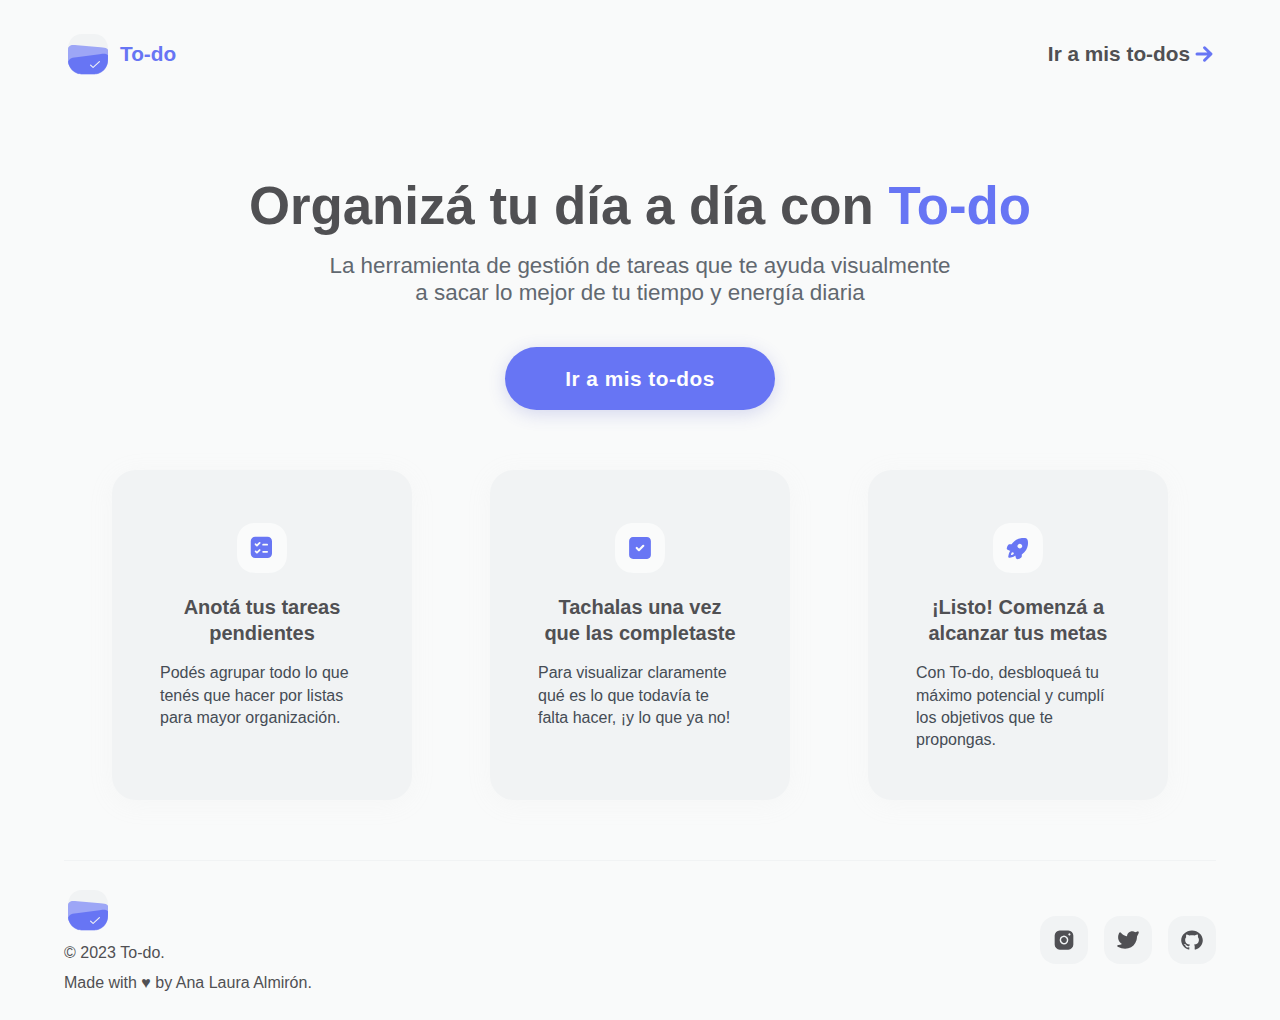
<file: index.html>
<!DOCTYPE html>
<html lang="es">

<head>
    <meta charset="UTF-8">
    <meta http-equiv="X-UA-Compatible" content="IE=edge">
    <meta name="viewport" content="width=device-width, initial-scale=1.0">
    <title>To-do — Organizá mejor tu día a día</title>
    <link rel="icon" href="imgs/svg/logo-to-do.svg" />

    <!--Fonts-->
    <link href="https://api.fontshare.com/v2/css?f[]=satoshi@900,700,500,400&display=swap" rel="stylesheet">

    <!--Custom CSS-->
    <link rel="stylesheet" href="css/styles.css">

    <!--Manifest-->
    <link rel="manifest" href="manifest.json">
</head>

<body>
    <header>
        <nav class="navbar container">
            <div class="site-logo">
                <a href="index.html">
                    <svg xmlns="http://www.w3.org/2000/svg" width="48" height="48" viewbox="0 0 48 48" class="logo-svg">
                        <path class="svg-white"
                            d="M4 24c0-5.586 0-8.379.786-10.624a14 14 0 0 1 8.59-8.59C15.621 4 18.414 4 24 4s8.379 0 10.624.786a14 14 0 0 1 8.59 8.59C44 15.621 44 18.414 44 24s0 8.379-.786 10.624a14 14 0 0 1-8.59 8.59C32.379 44 29.586 44 24 44s-8.379 0-10.624-.786a14 14 0 0 1-8.59-8.59C4 32.379 4 29.586 4 24Z" />
                        <path class="svg-primary-light"
                            d="M4.101 17.813C4 19.497 4 21.605 4 24.425c0 5.586 0 8.379.786 10.624a14 14 0 0 0 8.59 8.59c2.245.786 5.038.786 10.624.786s8.379 0 10.624-.785a14 14 0 0 0 8.59-8.591C44 32.805 44 30.012 44 24.426c0-1.888 0-3.457-.03-4.794a5.998 5.998 0 0 0-1.271-1.07c-1.22-.766-2.894-.916-6.24-1.217l-23.107-2.074c-3.347-.3-5.02-.45-6.357.086A6 6 0 0 0 4.1 17.813Z" />
                        <path class="svg-primary"
                            d="M43.97 25.283c-.004 4.744-.062 7.275-.785 9.34a14 14 0 0 1-8.59 8.591C32.35 44 29.557 44 23.97 44s-8.379 0-10.624-.786a14 14 0 0 1-8.59-8.59c-.321-.916-.51-1.923-.623-3.174a6 6 0 0 1 2.199-2.765c1.189-.813 2.855-1.03 6.187-1.461l23.071-2.99c3.333-.432 4.999-.648 6.356-.165.752.269 1.44.683 2.023 1.214Z" />
                        <path class="svg-white"
                            d="m29.087 36.657-2.071-1.932a.618.618 0 0 0-.42-.162.618.618 0 0 0-.422.162.523.523 0 0 0 0 .785l2.495 2.327a.625.625 0 0 0 .842 0l6.315-5.89a.537.537 0 0 0 .174-.392.537.537 0 0 0-.174-.392.618.618 0 0 0-.421-.163.618.618 0 0 0-.42.163l-5.898 5.494Z" />
                    </svg>
                </a>
                <a href="index.html" class="nav-links text-primary">To-do</a>
            </div>

            <div class="nav-link-todo">
                <a href="html/list-page.html" class="nav-links text-title">Ir a mis to-dos</a>
                <svg xmlns="http://www.w3.org/2000/svg" width="24" height="24" fill="none" viewbox="0 0 48 48"
                    class="arrow-svg-right">
                    <path stroke="#6876F4" stroke-linecap="round" stroke-linejoin="round" stroke-width="6"
                        d="M25.077 36.5 38 24 25.077 11.5M36.205 24H10" /></svg>
            </div>

        </nav>
    </header>

    <main>
        <section class="container margin-auto">
            <div class="title-page">
                <h1 class="h1 title-margin">Organizá tu día a día con <span class="text-primary">To-do</span></h1>
                <p class="subtitle">La herramienta de gestión de tareas que te ayuda visualmente a sacar lo mejor de tu
                    tiempo y energía
                    diaria</p>
                <a href="html/list-page.html" class="nav-links main-cta primary text-white margin-main-cta">Ir a mis
                    to-dos</a>
            </div>

            <div class="card-features">
                <div class="feature">
                    <svg xmlns="http://www.w3.org/2000/svg" width="48" height="48" fill="none" viewbox="0 0 48 48"
                        class="pill-svg">
                        <path fill="#FAFBFB"
                            d="M4 24c0-5.586 0-8.379.786-10.624a14 14 0 0 1 8.59-8.59C15.621 4 18.414 4 24 4s8.379 0 10.624.786a14 14 0 0 1 8.59 8.59C44 15.621 44 18.414 44 24s0 8.379-.786 10.624a14 14 0 0 1-8.59 8.59C32.379 44 29.586 44 24 44s-8.379 0-10.624-.786a14 14 0 0 1-8.59-8.59C4 32.379 4 29.586 4 24Z" />
                        <path fill="#6876F4"
                            d="M15 18.542A3.542 3.542 0 0 1 18.542 15h9.916A3.542 3.542 0 0 1 32 18.542v9.916A3.542 3.542 0 0 1 28.458 32h-9.916A3.542 3.542 0 0 1 15 28.458v-9.916Zm9.208 8.5a.708.708 0 0 0 .709.708h3.187a.708.708 0 1 0 0-1.417h-3.187a.708.708 0 0 0-.709.709Zm.709-6.375a.708.708 0 1 0 0 1.416h3.187a.708.708 0 1 0 0-1.416h-3.187Zm-2.332 4.456a.707.707 0 0 0-1.003 0l-1.624 1.625-.558-.56a.709.709 0 0 0-1.003 1.002l1.06 1.061a.707.707 0 0 0 1.003 0l2.125-2.125a.708.708 0 0 0 0-1.003Zm0-4.663a.709.709 0 1 0-1.003-1.003l-1.624 1.625-.558-.56a.71.71 0 1 0-1.003 1.003l1.06 1.06a.707.707 0 0 0 1.003 0l2.125-2.125Z" />
                    </svg>
                    <h2 class="h4">Anotá tus tareas pendientes</h2>
                    <p class="paragraph text-dark">Podés agrupar todo lo que tenés que hacer por listas para mayor
                        organización.</p>
                </div>

                <div class="feature">
                    <svg xmlns="http://www.w3.org/2000/svg" width="48" height="48" fill="none" viewbox="0 0 48 48"
                        class="pill-svg">
                        <path fill="#FAFBFB"
                            d="M4 24c0-5.586 0-8.379.786-10.624a14 14 0 0 1 8.59-8.59C15.621 4 18.414 4 24 4s8.379 0 10.624.786a14 14 0 0 1 8.59 8.59C44 15.621 44 18.414 44 24s0 8.379-.786 10.624a14 14 0 0 1-8.59 8.59C32.379 44 29.586 44 24 44s-8.379 0-10.624-.786a14 14 0 0 1-8.59-8.59C4 32.379 4 29.586 4 24Z" />
                        <path fill="#6876F4"
                            d="M29.514 15.294c1.706 0 3.1 1.338 3.188 3.022l.005.17v11.028c0 1.706-1.339 3.1-3.023 3.188l-.17.005H18.486a3.193 3.193 0 0 1-3.188-3.023l-.004-.17V18.486c0-1.706 1.338-3.1 3.022-3.188l.17-.004h11.028Zm-2.287 6.35a.87.87 0 0 0-1.23 0l-2.868 2.865-1.125-1.125-.082-.072a.87.87 0 0 0-1.15 1.304l1.742 1.74.082.073a.87.87 0 0 0 1.149-.072l3.482-3.483.073-.082a.87.87 0 0 0-.073-1.149Z" />
                    </svg>
                    <h2 class="h4">Tachalas una vez que las completaste</h2>
                    <p class="paragraph text-dark">Para visualizar claramente qué es lo que todavía te falta hacer, ¡y
                        lo que ya no!</p>
                </div>

                <div class="feature">
                    <svg xmlns="http://www.w3.org/2000/svg" width="48" height="48" fill="none" viewbox="0 0 48 48"
                        class="pill-svg">
                        <path fill="#FAFBFB"
                            d="M4 24c0-5.586 0-8.379.786-10.624a14 14 0 0 1 8.59-8.59C15.621 4 18.414 4 24 4s8.379 0 10.624.786a14 14 0 0 1 8.59 8.59C44 15.621 44 18.414 44 24s0 8.379-.786 10.624a14 14 0 0 1-8.59 8.59C32.379 44 29.586 44 24 44s-8.379 0-10.624-.786a14 14 0 0 1-8.59-8.59C4 32.379 4 29.586 4 24Z" />
                        <path fill="#6876F4" fill-rule="evenodd"
                            d="m29.14 16.061.23.03c.613.084 1.423.197 1.882.657.376.375.52.985.606 1.53l.051.35c.115.827.145 1.91-.05 3.112-.386 2.374-1.65 5.205-4.821 7.398-.018.17-.018.343-.015.516l.01.258c.014.396.028.793-.082 1.178-.173.6-.788.995-1.363 1.278l-.281.134-.364.16c-.679.288-1.596.585-2.171.009-.345-.344-.487-.85-.602-1.352l-.043-.188a6.864 6.864 0 0 0-.181-.703 11.216 11.216 0 0 0-.148-.404c-.058.071-.12.14-.184.205-.313.313-.781.532-1.166.685-.42.166-.896.312-1.337.432l-.226.06-.433.108-.393.09-.47.1-.292.058a.918.918 0 0 1-1.07-1.07l.079-.39.14-.635.112-.463.085-.327c.12-.44.266-.915.433-1.335.152-.386.371-.854.684-1.167l.073-.07-.058-.023a7.245 7.245 0 0 0-.471-.161l-.252-.077c-.63-.191-1.304-.396-1.723-.816-.508-.508-.337-1.28-.091-1.924l.1-.248.16-.364.134-.281c.283-.574.678-1.19 1.278-1.362.317-.09.648-.096.98-.087l.2.006c.26.01.519.02.772-.005 2.193-3.173 5.024-4.437 7.397-4.822.952-.156 1.921-.183 2.88-.08Zm-8.912 11.512a.91.91 0 0 0-.999-.055l-.1.068-.084.075-.114.144c-.236.341-.37.813-.475 1.255l-.098.425-.046.193.173-.042.38-.087c.525-.122 1.107-.281 1.465-.604a.908.908 0 0 0 .08-1.193l-.075-.085-.022-.021-.085-.073Zm6.524-6.334a1.819 1.819 0 0 0-2.57 0 1.817 1.817 0 1 0 2.57 0Z"
                            clip-rule="evenodd" /></svg>
                    <h2 class="h4">¡Listo! Comenzá a alcanzar tus metas</h2>
                    <p class="paragraph text-dark">Con To-do, desbloqueá tu máximo potencial y cumplí los objetivos que
                        te propongas.</p>
                </div>

            </div>
        </section>
    </main>

    <footer class="container">

        <div class="footer-credits">
            <a href="index.html">
                <svg xmlns="http://www.w3.org/2000/svg" width="48" height="48" viewbox="0 0 48 48" class="logo-svg">
                    <path class="svg-white"
                        d="M4 24c0-5.586 0-8.379.786-10.624a14 14 0 0 1 8.59-8.59C15.621 4 18.414 4 24 4s8.379 0 10.624.786a14 14 0 0 1 8.59 8.59C44 15.621 44 18.414 44 24s0 8.379-.786 10.624a14 14 0 0 1-8.59 8.59C32.379 44 29.586 44 24 44s-8.379 0-10.624-.786a14 14 0 0 1-8.59-8.59C4 32.379 4 29.586 4 24Z" />
                    <path class="svg-primary-light"
                        d="M4.101 17.813C4 19.497 4 21.605 4 24.425c0 5.586 0 8.379.786 10.624a14 14 0 0 0 8.59 8.59c2.245.786 5.038.786 10.624.786s8.379 0 10.624-.785a14 14 0 0 0 8.59-8.591C44 32.805 44 30.012 44 24.426c0-1.888 0-3.457-.03-4.794a5.998 5.998 0 0 0-1.271-1.07c-1.22-.766-2.894-.916-6.24-1.217l-23.107-2.074c-3.347-.3-5.02-.45-6.357.086A6 6 0 0 0 4.1 17.813Z" />
                    <path class="svg-primary"
                        d="M43.97 25.283c-.004 4.744-.062 7.275-.785 9.34a14 14 0 0 1-8.59 8.591C32.35 44 29.557 44 23.97 44s-8.379 0-10.624-.786a14 14 0 0 1-8.59-8.59c-.321-.916-.51-1.923-.623-3.174a6 6 0 0 1 2.199-2.765c1.189-.813 2.855-1.03 6.187-1.461l23.071-2.99c3.333-.432 4.999-.648 6.356-.165.752.269 1.44.683 2.023 1.214Z" />
                    <path class="svg-white"
                        d="m29.087 36.657-2.071-1.932a.618.618 0 0 0-.42-.162.618.618 0 0 0-.422.162.523.523 0 0 0 0 .785l2.495 2.327a.625.625 0 0 0 .842 0l6.315-5.89a.537.537 0 0 0 .174-.392.537.537 0 0 0-.174-.392.618.618 0 0 0-.421-.163.618.618 0 0 0-.42.163l-5.898 5.494Z" />
                </svg></a>
            <p class="paragraph text-title">© 2023 To-do.</p>
            <p class="paragraph text-title">Made with &hearts; by Ana Laura Almirón.</p>
        </div>

        <div class="footer-socials">
            <a href="#">
                <svg xmlns="http://www.w3.org/2000/svg" width="48" height="48" fill="none" viewbox="0 0 48 48"
                    class="socials-svg">
                    <path fill="#505054"
                        d="M31.385 7.5h-14.77a8.495 8.495 0 0 0-6.089 2.605A9.037 9.037 0 0 0 8 16.385v15.23a9.037 9.037 0 0 0 2.526 6.28 8.495 8.495 0 0 0 6.09 2.605h14.769a8.495 8.495 0 0 0 6.089-2.605A9.037 9.037 0 0 0 40 31.615v-15.23a9.037 9.037 0 0 0-2.526-6.28 8.495 8.495 0 0 0-6.09-2.605ZM24 31.615a7.227 7.227 0 0 1-4.103-1.283 7.57 7.57 0 0 1-2.72-3.418 7.836 7.836 0 0 1-.42-4.4 7.691 7.691 0 0 1 2.021-3.899 7.319 7.319 0 0 1 3.781-2.084 7.177 7.177 0 0 1 4.267.433 7.44 7.44 0 0 1 3.314 2.805A7.786 7.786 0 0 1 31.385 24a7.746 7.746 0 0 1-2.166 5.383A7.28 7.28 0 0 1 24 31.615Zm9.23-15.23c-.364 0-.721-.112-1.025-.321a1.893 1.893 0 0 1-.68-.855 1.96 1.96 0 0 1-.105-1.1c.071-.369.247-.708.505-.975a1.83 1.83 0 0 1 .946-.52c.358-.074.729-.036 1.066.108.338.144.626.388.829.701a1.947 1.947 0 0 1-.23 2.404 1.818 1.818 0 0 1-1.305.558ZM28.924 24a5.191 5.191 0 0 1-.83 2.82 4.96 4.96 0 0 1-2.209 1.87c-.9.385-1.89.485-2.844.29a4.879 4.879 0 0 1-2.521-1.39 5.128 5.128 0 0 1-1.347-2.6 5.225 5.225 0 0 1 .28-2.933 5.047 5.047 0 0 1 1.813-2.278A4.817 4.817 0 0 1 24 18.923c1.306 0 2.558.535 3.481 1.487A5.158 5.158 0 0 1 28.923 24Z" />
                </svg>
            </a>

            <a href="#">
                <svg xmlns="http://www.w3.org/2000/svg" width="48" height="48" fill="none" viewbox="0 0 48 48"
                    class="socials-svg">
                    <path fill="#505054"
                        d="M27.461 9.853c-3.038 1.276-5.036 4.08-5.139 7.286l-.003.303-.409-.038c-4.022-.448-7.563-2.515-9.995-5.874a1.677 1.677 0 0 0-.64-.532 1.699 1.699 0 0 0-1.616.087c-.24.148-.439.353-.577.598l-.163.309-.083.165c-1.209 2.47-2 5.473-1.71 8.656l.05.454c.476 3.765 2.523 7.012 6.355 9.448l.291.178-.136.072c-2.211 1.103-4.234 1.583-6.435 1.497-1.776-.067-2.432 2.282-.871 3.124 6.05 3.263 12.546 4.27 18.147 2.662 6.827-1.963 12.026-7.026 14.016-14.03l.213-.823c.4-1.652.626-3.337.675-5.031l.005-.553.66-1.296.74-1.434.36-.722.199-.41c.445-.94.767-1.72.965-2.38l.023-.093.014-.03c.37-.986-.28-2.259-1.582-2.259l-.206.012a1.69 1.69 0 0 0-.388.095l-.145.063c-.48.23-.974.43-1.48.599l-.598.191-.456.133-1.298.356c-2.246-1.86-5.287-2.086-8.428-.922l-.355.139Z" />
                </svg>
            </a>

            <a href="#">
                <svg xmlns="http://www.w3.org/2000/svg" width="48" height="48" fill="none" viewbox="0 0 48 48"
                    class="socials-svg">
                    <path fill="#505054"
                        d="M24 7.5c-10.221 0-18.5 7.57-18.5 16.917 0 7.486 5.296 13.81 12.65 16.05.924.149 1.271-.359 1.271-.803 0-.402-.023-1.734-.023-3.15-4.648.782-5.85-1.037-6.22-1.989-.209-.486-1.11-1.987-1.897-2.39-.647-.316-1.572-1.099-.023-1.12 1.457-.021 2.498 1.227 2.845 1.734 1.665 2.559 4.324 1.84 5.388 1.396.162-1.1.647-1.84 1.179-2.263-4.116-.423-8.418-1.882-8.418-8.353 0-1.84.717-3.362 1.897-4.546-.185-.423-.833-2.157.185-4.483 0 0 1.55-.444 5.087 1.734 1.48-.381 3.053-.571 4.625-.571 1.573 0 3.145.19 4.625.57C32.21 14.035 33.76 14.5 33.76 14.5c1.017 2.326.37 4.06.185 4.483 1.18 1.184 1.896 2.685 1.896 4.546 0 6.492-4.324 7.93-8.44 8.353.67.529 1.248 1.544 1.248 3.13 0 2.263-.023 4.081-.023 4.652 0 .444.347.973 1.272.804 3.673-1.134 6.864-3.292 9.125-6.171 2.261-2.88 3.477-6.335 3.478-9.88C42.5 15.07 34.221 7.5 24 7.5Z" />
                </svg>
            </a>
        </div>

    </footer>


    <!--SERVICE WORKER-->
    <script>
        if ("serviceWorker" in navigator) {
            window.addEventListener("load", function () {
                navigator.serviceWorker
                    .register("sw.js")
                    .then(res => console.log("service worker registered", res))
                    .catch(err => console.log("service worker not registered", err));
            });
        }
    </script>
</body>

</html>
</file>
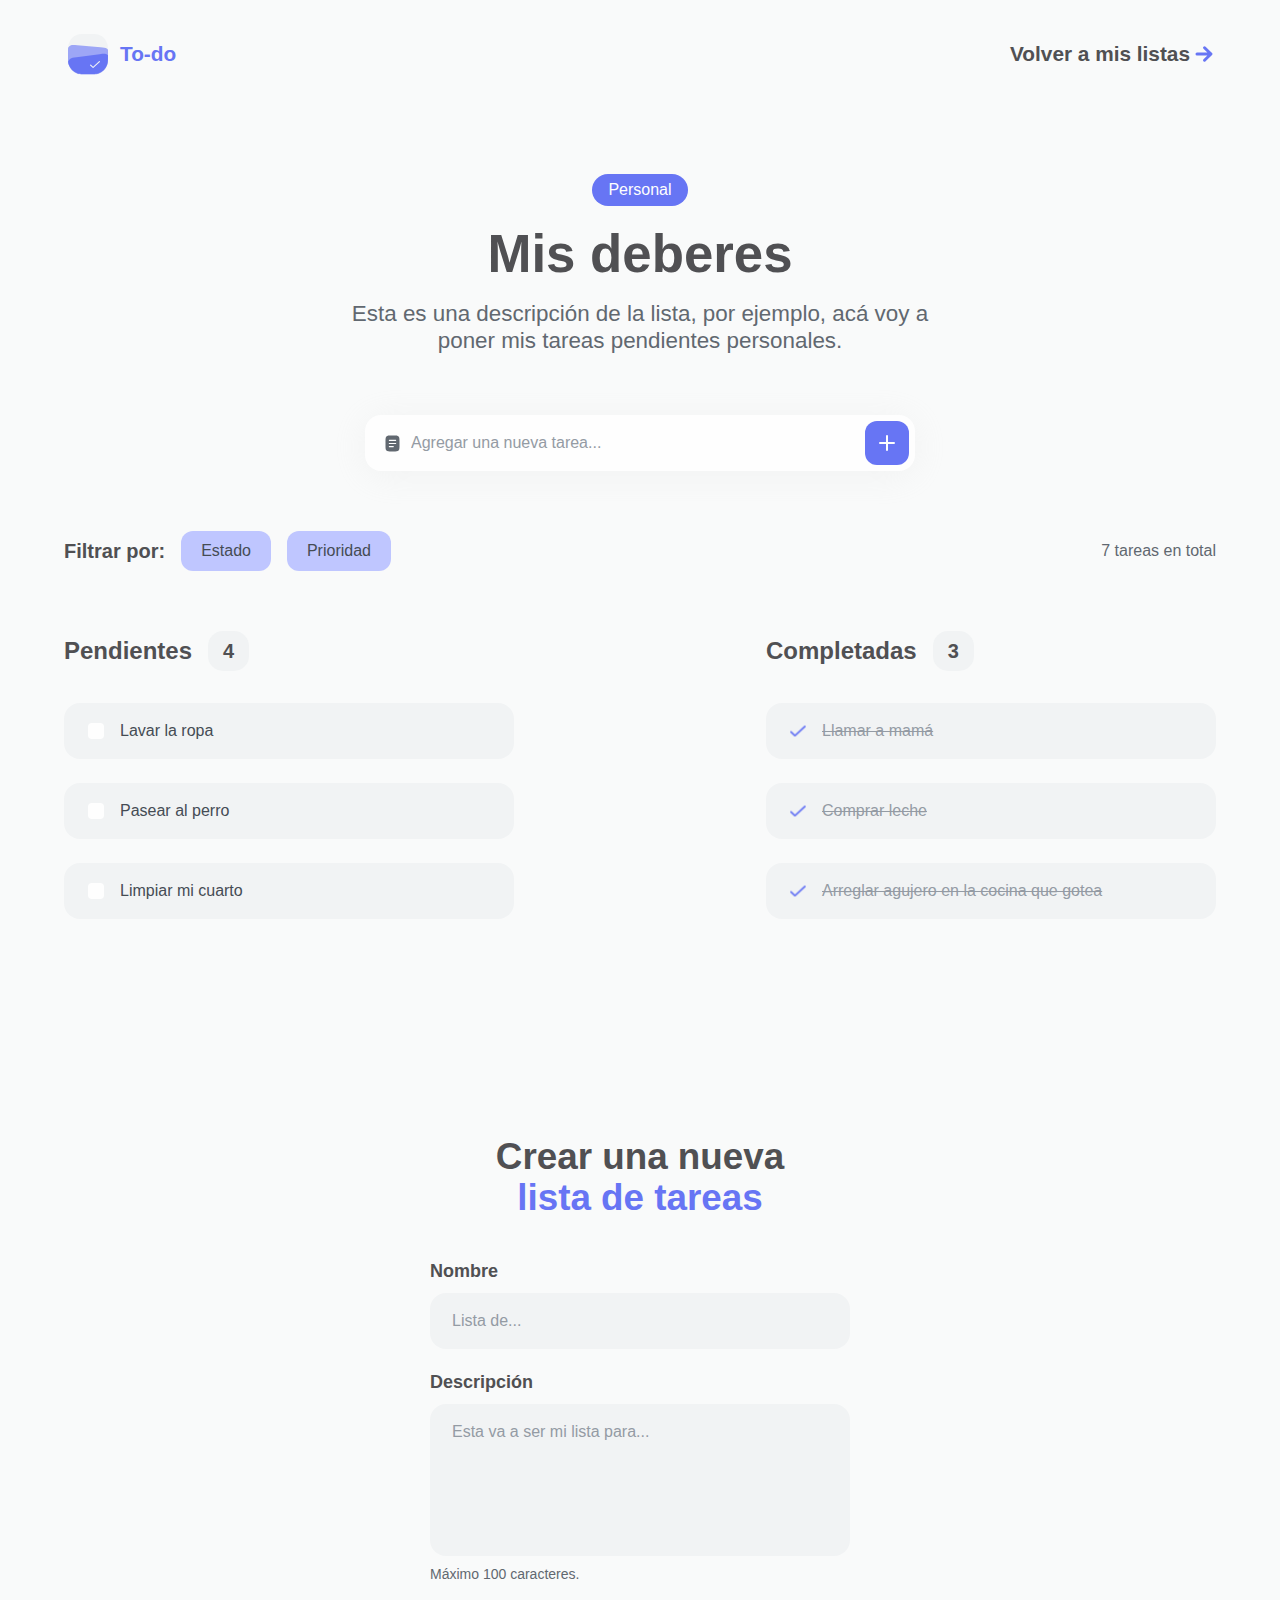
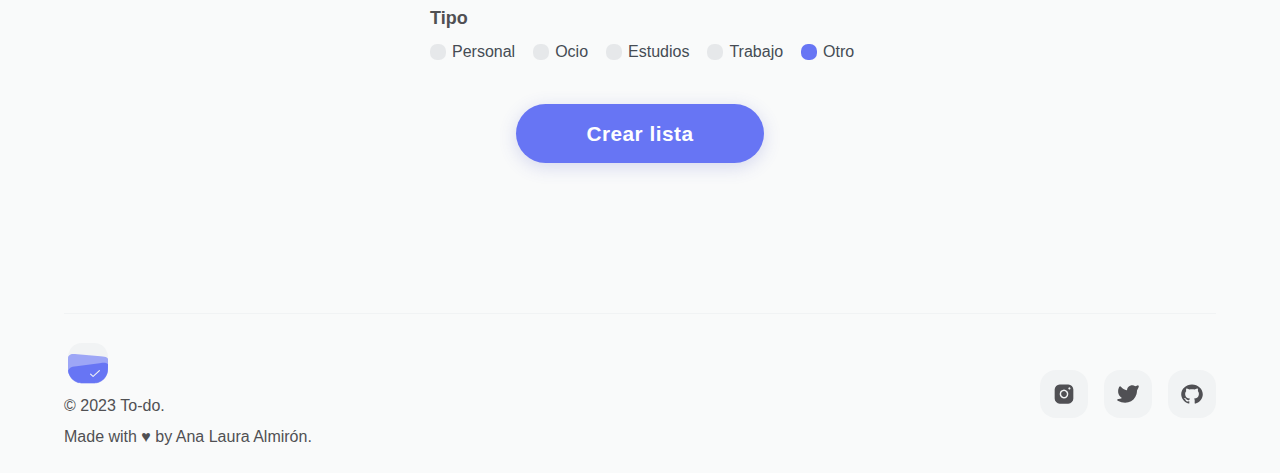
<file: app.html>
<!DOCTYPE html>
<html lang="es">

<head>
    <meta charset="UTF-8">
    <meta http-equiv="X-UA-Compatible" content="IE=edge">
    <meta name="viewport" content="width=device-width, initial-scale=1.0">
    <title>To-do — Organizá mejor tu día a día</title>
    <link rel="icon" href="imgs/svg/logo-to-do.svg" />

    <!--Fonts-->
    <link href="https://api.fontshare.com/v2/css?f[]=satoshi@900,700,500,400&display=swap" rel="stylesheet">

    <!--Custom CSS-->
    <link rel="stylesheet" href="css/styles.css">
</head>

<body>
    <header>
        <nav class="navbar container">
            <div class="site-logo">
                <a href="index.html">
                    <svg xmlns="http://www.w3.org/2000/svg" width="48" height="48" viewbox="0 0 48 48" class="logo-svg">
                        <path class="svg-white"
                            d="M4 24c0-5.586 0-8.379.786-10.624a14 14 0 0 1 8.59-8.59C15.621 4 18.414 4 24 4s8.379 0 10.624.786a14 14 0 0 1 8.59 8.59C44 15.621 44 18.414 44 24s0 8.379-.786 10.624a14 14 0 0 1-8.59 8.59C32.379 44 29.586 44 24 44s-8.379 0-10.624-.786a14 14 0 0 1-8.59-8.59C4 32.379 4 29.586 4 24Z" />
                        <path class="svg-primary-light"
                            d="M4.101 17.813C4 19.497 4 21.605 4 24.425c0 5.586 0 8.379.786 10.624a14 14 0 0 0 8.59 8.59c2.245.786 5.038.786 10.624.786s8.379 0 10.624-.785a14 14 0 0 0 8.59-8.591C44 32.805 44 30.012 44 24.426c0-1.888 0-3.457-.03-4.794a5.998 5.998 0 0 0-1.271-1.07c-1.22-.766-2.894-.916-6.24-1.217l-23.107-2.074c-3.347-.3-5.02-.45-6.357.086A6 6 0 0 0 4.1 17.813Z" />
                        <path class="svg-primary"
                            d="M43.97 25.283c-.004 4.744-.062 7.275-.785 9.34a14 14 0 0 1-8.59 8.591C32.35 44 29.557 44 23.97 44s-8.379 0-10.624-.786a14 14 0 0 1-8.59-8.59c-.321-.916-.51-1.923-.623-3.174a6 6 0 0 1 2.199-2.765c1.189-.813 2.855-1.03 6.187-1.461l23.071-2.99c3.333-.432 4.999-.648 6.356-.165.752.269 1.44.683 2.023 1.214Z" />
                        <path class="svg-white"
                            d="m29.087 36.657-2.071-1.932a.618.618 0 0 0-.42-.162.618.618 0 0 0-.422.162.523.523 0 0 0 0 .785l2.495 2.327a.625.625 0 0 0 .842 0l6.315-5.89a.537.537 0 0 0 .174-.392.537.537 0 0 0-.174-.392.618.618 0 0 0-.421-.163.618.618 0 0 0-.42.163l-5.898 5.494Z" />
                    </svg>
                </a>
                <a href="index.html" class="nav-links text-primary">To-do</a>
            </div>

            <div class="nav-link-todo">
                <a href="app.html" class="nav-links text-title">Volver a mis listas</a>
                <svg xmlns="http://www.w3.org/2000/svg" width="24" height="24" fill="none" viewbox="0 0 48 48"
                    class="arrow-svg-right">
                    <path stroke="#6876F4" stroke-linecap="round" stroke-linejoin="round" stroke-width="6"
                        d="M25.077 36.5 38 24 25.077 11.5M36.205 24H10" /></svg>
            </div>
        </nav>
    </header>

    <main>
        <section class="container margin-auto app-page">
            <div class="title-page title-margin">
                <span class="list-type regular-size-text title-margin-bottom">Personal</span>
                <h1 class="h1 title-margin-bottom">Mis deberes</h1>
                <p class="subtitle">Esta es una descripción de la lista, por ejemplo, acá voy a poner mis tareas
                    pendientes personales.</p>
            </div>

            <div class="main-content">
                <!--Contenido de la página de listado-->
                <!-- <div class="lists-container">
                    <button class="list">
                        <svg xmlns="http://www.w3.org/2000/svg" width="36" height="36" fill="none" viewbox="0 0 48 48"
                            class="delete-list">
                            <path fill="#949BA3"
                                d="M10.742 13.543c-.686 0-1.242.634-1.242 1.413 0 .78.556 1.413 1.24 1.413h26.518c.686 0 1.242-.633 1.242-1.413s-.556-1.413-1.244-1.413h-4.14c-.854-.024-1.756-.642-2.046-1.554l-.049-.161-.183-.63-.007-.021c-.111-.38-.209-.71-.345-1.006-.543-1.19-1.553-2.017-2.718-2.228-.294-.053-.607-.053-.966-.053h-5.604c-.357 0-.67 0-.966.053-1.165.211-2.174 1.038-2.718 2.228-.138.3-.236.635-.347 1.018l-.003.009-.185.63-.049.16c-.29.913-1.042 1.53-1.894 1.555h-4.294Z" />
                            <path fill="#949BA3" fill-rule="evenodd"
                                d="M24.65 40.112h-1.3c-4.485 0-6.726 0-8.184-1.427-1.457-1.425-1.606-3.766-1.904-8.441l-.43-6.757c-.163-2.54-.244-3.81.488-4.616.73-.805 1.966-.805 4.435-.805h12.49c2.47 0 3.704 0 4.435.805.73.804.65 2.076.488 4.616l-.43 6.756c-.298 4.676-.447 7.015-1.903 8.442-1.46 1.427-3.7 1.427-8.184 1.427Zm-4.797-16.945c.664-.07 1.257.44 1.321 1.139l.806 8.479c.066.7-.418 1.323-1.083 1.392-.664.07-1.257-.44-1.321-1.14l-.806-8.478c-.066-.7.418-1.323 1.083-1.392Zm9.377 1.392c.067-.7-.418-1.323-1.081-1.392-.663-.07-1.259.44-1.323 1.139l-.806 8.479c-.066.7.418 1.323 1.083 1.392.662.07 1.257-.44 1.321-1.14l.806-8.478Z"
                                clip-rule="evenodd" />
                        </svg>
                        <p class="list-type">Personal</p>
                        <div class="list-content">
                            <h2 class="h3 list-title">Mis deberes</h2>
                            <p class="paragraph text-light list-description">Esta es una descripción de la lista, por
                                ejemplo, acá voy a poner mis tareas pendientes.
                            </p>
                        </div>
                        <p class="list-task-count bold-paragraph text-dark">3/7</p>
                    </button>

                    <button class="list">
                        <svg xmlns="http://www.w3.org/2000/svg" width="36" height="36" fill="none" viewbox="0 0 48 48"
                            class="delete-list">
                            <path fill="#949BA3"
                                d="M10.742 13.543c-.686 0-1.242.634-1.242 1.413 0 .78.556 1.413 1.24 1.413h26.518c.686 0 1.242-.633 1.242-1.413s-.556-1.413-1.244-1.413h-4.14c-.854-.024-1.756-.642-2.046-1.554l-.049-.161-.183-.63-.007-.021c-.111-.38-.209-.71-.345-1.006-.543-1.19-1.553-2.017-2.718-2.228-.294-.053-.607-.053-.966-.053h-5.604c-.357 0-.67 0-.966.053-1.165.211-2.174 1.038-2.718 2.228-.138.3-.236.635-.347 1.018l-.003.009-.185.63-.049.16c-.29.913-1.042 1.53-1.894 1.555h-4.294Z" />
                            <path fill="#949BA3" fill-rule="evenodd"
                                d="M24.65 40.112h-1.3c-4.485 0-6.726 0-8.184-1.427-1.457-1.425-1.606-3.766-1.904-8.441l-.43-6.757c-.163-2.54-.244-3.81.488-4.616.73-.805 1.966-.805 4.435-.805h12.49c2.47 0 3.704 0 4.435.805.73.804.65 2.076.488 4.616l-.43 6.756c-.298 4.676-.447 7.015-1.903 8.442-1.46 1.427-3.7 1.427-8.184 1.427Zm-4.797-16.945c.664-.07 1.257.44 1.321 1.139l.806 8.479c.066.7-.418 1.323-1.083 1.392-.664.07-1.257-.44-1.321-1.14l-.806-8.478c-.066-.7.418-1.323 1.083-1.392Zm9.377 1.392c.067-.7-.418-1.323-1.081-1.392-.663-.07-1.259.44-1.323 1.139l-.806 8.479c-.066.7.418 1.323 1.083 1.392.662.07 1.257-.44 1.321-1.14l.806-8.478Z"
                                clip-rule="evenodd" />
                        </svg>
                        <p class="list-type">Ocio</p>
                        <div class="list-content">
                            <h2 class="h3 list-title">Películas para ver algún día cuando este sola y</h2>
                            <p class="paragraph text-light list-description">Películas que me gustaría ver en algún
                                momento.
                            </p>
                        </div>
                        <p class="list-task-count bold-paragraph text-dark">3/7</p>
                    </button>

                    <button class="list">
                        <svg xmlns="http://www.w3.org/2000/svg" width="36" height="36" fill="none" viewbox="0 0 48 48"
                            class="delete-list">
                            <path fill="#949BA3"
                                d="M10.742 13.543c-.686 0-1.242.634-1.242 1.413 0 .78.556 1.413 1.24 1.413h26.518c.686 0 1.242-.633 1.242-1.413s-.556-1.413-1.244-1.413h-4.14c-.854-.024-1.756-.642-2.046-1.554l-.049-.161-.183-.63-.007-.021c-.111-.38-.209-.71-.345-1.006-.543-1.19-1.553-2.017-2.718-2.228-.294-.053-.607-.053-.966-.053h-5.604c-.357 0-.67 0-.966.053-1.165.211-2.174 1.038-2.718 2.228-.138.3-.236.635-.347 1.018l-.003.009-.185.63-.049.16c-.29.913-1.042 1.53-1.894 1.555h-4.294Z" />
                            <path fill="#949BA3" fill-rule="evenodd"
                                d="M24.65 40.112h-1.3c-4.485 0-6.726 0-8.184-1.427-1.457-1.425-1.606-3.766-1.904-8.441l-.43-6.757c-.163-2.54-.244-3.81.488-4.616.73-.805 1.966-.805 4.435-.805h12.49c2.47 0 3.704 0 4.435.805.73.804.65 2.076.488 4.616l-.43 6.756c-.298 4.676-.447 7.015-1.903 8.442-1.46 1.427-3.7 1.427-8.184 1.427Zm-4.797-16.945c.664-.07 1.257.44 1.321 1.139l.806 8.479c.066.7-.418 1.323-1.083 1.392-.664.07-1.257-.44-1.321-1.14l-.806-8.478c-.066-.7.418-1.323 1.083-1.392Zm9.377 1.392c.067-.7-.418-1.323-1.081-1.392-.663-.07-1.259.44-1.323 1.139l-.806 8.479c-.066.7.418 1.323 1.083 1.392.662.07 1.257-.44 1.321-1.14l.806-8.478Z"
                                clip-rule="evenodd" />
                        </svg>
                        <p class="list-type">Ocio</p>
                        <div class="list-content">
                            <h2 class="h3 list-title">Películas para ver algún día cuando este sola y</h2>
                            <p class="paragraph text-light list-description">Películas que me gustaría ver en algún
                                momento.
                            </p>
                        </div>
                        <p class="list-task-count bold-paragraph text-dark">3/7</p>
                    </button>

                    <button class="list">
                        <svg xmlns="http://www.w3.org/2000/svg" width="36" height="36" fill="none" viewbox="0 0 48 48"
                            class="delete-list">
                            <path fill="#949BA3"
                                d="M10.742 13.543c-.686 0-1.242.634-1.242 1.413 0 .78.556 1.413 1.24 1.413h26.518c.686 0 1.242-.633 1.242-1.413s-.556-1.413-1.244-1.413h-4.14c-.854-.024-1.756-.642-2.046-1.554l-.049-.161-.183-.63-.007-.021c-.111-.38-.209-.71-.345-1.006-.543-1.19-1.553-2.017-2.718-2.228-.294-.053-.607-.053-.966-.053h-5.604c-.357 0-.67 0-.966.053-1.165.211-2.174 1.038-2.718 2.228-.138.3-.236.635-.347 1.018l-.003.009-.185.63-.049.16c-.29.913-1.042 1.53-1.894 1.555h-4.294Z" />
                            <path fill="#949BA3" fill-rule="evenodd"
                                d="M24.65 40.112h-1.3c-4.485 0-6.726 0-8.184-1.427-1.457-1.425-1.606-3.766-1.904-8.441l-.43-6.757c-.163-2.54-.244-3.81.488-4.616.73-.805 1.966-.805 4.435-.805h12.49c2.47 0 3.704 0 4.435.805.73.804.65 2.076.488 4.616l-.43 6.756c-.298 4.676-.447 7.015-1.903 8.442-1.46 1.427-3.7 1.427-8.184 1.427Zm-4.797-16.945c.664-.07 1.257.44 1.321 1.139l.806 8.479c.066.7-.418 1.323-1.083 1.392-.664.07-1.257-.44-1.321-1.14l-.806-8.478c-.066-.7.418-1.323 1.083-1.392Zm9.377 1.392c.067-.7-.418-1.323-1.081-1.392-.663-.07-1.259.44-1.323 1.139l-.806 8.479c-.066.7.418 1.323 1.083 1.392.662.07 1.257-.44 1.321-1.14l.806-8.478Z"
                                clip-rule="evenodd" />
                        </svg>
                        <p class="list-type">Ocio</p>
                        <div class="list-content">
                            <h2 class="h3 list-title">Películas para ver algún día cuando este sola y</h2>
                            <p class="paragraph text-light list-description">Películas que me gustaría ver en algún
                                momento.
                            </p>
                        </div>
                        <p class="list-task-count bold-paragraph text-dark">3/7</p>
                    </button>

                    <button class="list">
                        <svg xmlns="http://www.w3.org/2000/svg" width="36" height="36" fill="none" viewbox="0 0 48 48"
                            class="delete-list">
                            <path fill="#949BA3"
                                d="M10.742 13.543c-.686 0-1.242.634-1.242 1.413 0 .78.556 1.413 1.24 1.413h26.518c.686 0 1.242-.633 1.242-1.413s-.556-1.413-1.244-1.413h-4.14c-.854-.024-1.756-.642-2.046-1.554l-.049-.161-.183-.63-.007-.021c-.111-.38-.209-.71-.345-1.006-.543-1.19-1.553-2.017-2.718-2.228-.294-.053-.607-.053-.966-.053h-5.604c-.357 0-.67 0-.966.053-1.165.211-2.174 1.038-2.718 2.228-.138.3-.236.635-.347 1.018l-.003.009-.185.63-.049.16c-.29.913-1.042 1.53-1.894 1.555h-4.294Z" />
                            <path fill="#949BA3" fill-rule="evenodd"
                                d="M24.65 40.112h-1.3c-4.485 0-6.726 0-8.184-1.427-1.457-1.425-1.606-3.766-1.904-8.441l-.43-6.757c-.163-2.54-.244-3.81.488-4.616.73-.805 1.966-.805 4.435-.805h12.49c2.47 0 3.704 0 4.435.805.73.804.65 2.076.488 4.616l-.43 6.756c-.298 4.676-.447 7.015-1.903 8.442-1.46 1.427-3.7 1.427-8.184 1.427Zm-4.797-16.945c.664-.07 1.257.44 1.321 1.139l.806 8.479c.066.7-.418 1.323-1.083 1.392-.664.07-1.257-.44-1.321-1.14l-.806-8.478c-.066-.7.418-1.323 1.083-1.392Zm9.377 1.392c.067-.7-.418-1.323-1.081-1.392-.663-.07-1.259.44-1.323 1.139l-.806 8.479c-.066.7.418 1.323 1.083 1.392.662.07 1.257-.44 1.321-1.14l.806-8.478Z"
                                clip-rule="evenodd" />
                        </svg>
                        <p class="list-type">Ocio</p>
                        <div class="list-content">
                            <h2 class="h3 list-title">Películas para ver algún día cuando este sola y</h2>
                            <p class="paragraph text-light list-description">Películas que me gustaría ver en algún
                                momento.
                            </p>
                        </div>
                        <p class="list-task-count bold-paragraph text-dark">3/7</p>
                    </button>

                    <button class="add-list">
                        <svg xmlns="http://www.w3.org/2000/svg" width="48" height="48" fill="none" viewbox="0 0 48 48">
                            <path fill="#949BA3"
                                d="M38 22H26V10a2 2 0 1 0-4 0v12H10a2 2 0 1 0 0 4h12v12a2 2 0 0 0 4 0V26h12a2 2 0 0 0 0-4Z" />
                        </svg>
                        <p>Agregar una nueva lista</p>
                    </button>
                </div> -->

                <!--Contenido de la página de detalle-->
                <form action="#" id="addTaskForm">
                    <input type="text" id="newTask" name="newTask" placeholder="Agregar una nueva tarea..." required>
                    <button type="submit">Agregar tarea</button>
                </form>

                <div class="filters-container">
                    <div class="filters">
                        <p class="bold-paragraph text-title">Filtrar por:</p>
                        <button type="button" class="filter-button filter-selected">Estado</button>
                        <button type="button" class="filter-button">Prioridad</button>
                    </div>
                    <p>7 tareas en total</p>
                </div>

                <div class="tasks-container">
                    <div class="column-tasks">

                        <div class="tasks-info">
                            <h2 class="h3">Pendientes</h2>
                            <span class="task-counter">4</span>
                        </div>

                        <div class="tasks">
                            <div class="task">
                                <input type="checkbox" id="task1">
                                <label for="task1"><span class="custom-checkbox"></span>Lavar la ropa</label>
                                <svg xmlns="http://www.w3.org/2000/svg" width="32" height="32" fill="none"
                                    viewbox="0 0 48 48" class="delete-list delete-list-task">
                                    <path fill="#949BA3"
                                        d="M10.742 13.543c-.686 0-1.242.634-1.242 1.413 0 .78.556 1.413 1.24 1.413h26.518c.686 0 1.242-.633 1.242-1.413s-.556-1.413-1.244-1.413h-4.14c-.854-.024-1.756-.642-2.046-1.554l-.049-.161-.183-.63-.007-.021c-.111-.38-.209-.71-.345-1.006-.543-1.19-1.553-2.017-2.718-2.228-.294-.053-.607-.053-.966-.053h-5.604c-.357 0-.67 0-.966.053-1.165.211-2.174 1.038-2.718 2.228-.138.3-.236.635-.347 1.018l-.003.009-.185.63-.049.16c-.29.913-1.042 1.53-1.894 1.555h-4.294Z" />
                                    <path fill="#949BA3" fill-rule="evenodd"
                                        d="M24.65 40.112h-1.3c-4.485 0-6.726 0-8.184-1.427-1.457-1.425-1.606-3.766-1.904-8.441l-.43-6.757c-.163-2.54-.244-3.81.488-4.616.73-.805 1.966-.805 4.435-.805h12.49c2.47 0 3.704 0 4.435.805.73.804.65 2.076.488 4.616l-.43 6.756c-.298 4.676-.447 7.015-1.903 8.442-1.46 1.427-3.7 1.427-8.184 1.427Zm-4.797-16.945c.664-.07 1.257.44 1.321 1.139l.806 8.479c.066.7-.418 1.323-1.083 1.392-.664.07-1.257-.44-1.321-1.14l-.806-8.478c-.066-.7.418-1.323 1.083-1.392Zm9.377 1.392c.067-.7-.418-1.323-1.081-1.392-.663-.07-1.259.44-1.323 1.139l-.806 8.479c-.066.7.418 1.323 1.083 1.392.662.07 1.257-.44 1.321-1.14l.806-8.478Z"
                                        clip-rule="evenodd" />
                                </svg>
                            </div>

                            <div class="task">
                                <input type="checkbox" id="task2">
                                <label for="task2"><span class="custom-checkbox"></span>Pasear al perro</label>
                                <svg xmlns="http://www.w3.org/2000/svg" width="32" height="32" fill="none"
                                    viewbox="0 0 48 48" class="delete-list delete-list-task">
                                    <path fill="#949BA3"
                                        d="M10.742 13.543c-.686 0-1.242.634-1.242 1.413 0 .78.556 1.413 1.24 1.413h26.518c.686 0 1.242-.633 1.242-1.413s-.556-1.413-1.244-1.413h-4.14c-.854-.024-1.756-.642-2.046-1.554l-.049-.161-.183-.63-.007-.021c-.111-.38-.209-.71-.345-1.006-.543-1.19-1.553-2.017-2.718-2.228-.294-.053-.607-.053-.966-.053h-5.604c-.357 0-.67 0-.966.053-1.165.211-2.174 1.038-2.718 2.228-.138.3-.236.635-.347 1.018l-.003.009-.185.63-.049.16c-.29.913-1.042 1.53-1.894 1.555h-4.294Z" />
                                    <path fill="#949BA3" fill-rule="evenodd"
                                        d="M24.65 40.112h-1.3c-4.485 0-6.726 0-8.184-1.427-1.457-1.425-1.606-3.766-1.904-8.441l-.43-6.757c-.163-2.54-.244-3.81.488-4.616.73-.805 1.966-.805 4.435-.805h12.49c2.47 0 3.704 0 4.435.805.73.804.65 2.076.488 4.616l-.43 6.756c-.298 4.676-.447 7.015-1.903 8.442-1.46 1.427-3.7 1.427-8.184 1.427Zm-4.797-16.945c.664-.07 1.257.44 1.321 1.139l.806 8.479c.066.7-.418 1.323-1.083 1.392-.664.07-1.257-.44-1.321-1.14l-.806-8.478c-.066-.7.418-1.323 1.083-1.392Zm9.377 1.392c.067-.7-.418-1.323-1.081-1.392-.663-.07-1.259.44-1.323 1.139l-.806 8.479c-.066.7.418 1.323 1.083 1.392.662.07 1.257-.44 1.321-1.14l.806-8.478Z"
                                        clip-rule="evenodd" />
                                </svg>
                            </div>

                            <div class="task">
                                <input type="checkbox" id="task3">
                                <label for="task3"><span class="custom-checkbox"></span>Limpiar mi cuarto</label>
                                <svg xmlns="http://www.w3.org/2000/svg" width="32" height="32" fill="none"
                                    viewbox="0 0 48 48" class="delete-list delete-list-task">
                                    <path fill="#949BA3"
                                        d="M10.742 13.543c-.686 0-1.242.634-1.242 1.413 0 .78.556 1.413 1.24 1.413h26.518c.686 0 1.242-.633 1.242-1.413s-.556-1.413-1.244-1.413h-4.14c-.854-.024-1.756-.642-2.046-1.554l-.049-.161-.183-.63-.007-.021c-.111-.38-.209-.71-.345-1.006-.543-1.19-1.553-2.017-2.718-2.228-.294-.053-.607-.053-.966-.053h-5.604c-.357 0-.67 0-.966.053-1.165.211-2.174 1.038-2.718 2.228-.138.3-.236.635-.347 1.018l-.003.009-.185.63-.049.16c-.29.913-1.042 1.53-1.894 1.555h-4.294Z" />
                                    <path fill="#949BA3" fill-rule="evenodd"
                                        d="M24.65 40.112h-1.3c-4.485 0-6.726 0-8.184-1.427-1.457-1.425-1.606-3.766-1.904-8.441l-.43-6.757c-.163-2.54-.244-3.81.488-4.616.73-.805 1.966-.805 4.435-.805h12.49c2.47 0 3.704 0 4.435.805.73.804.65 2.076.488 4.616l-.43 6.756c-.298 4.676-.447 7.015-1.903 8.442-1.46 1.427-3.7 1.427-8.184 1.427Zm-4.797-16.945c.664-.07 1.257.44 1.321 1.139l.806 8.479c.066.7-.418 1.323-1.083 1.392-.664.07-1.257-.44-1.321-1.14l-.806-8.478c-.066-.7.418-1.323 1.083-1.392Zm9.377 1.392c.067-.7-.418-1.323-1.081-1.392-.663-.07-1.259.44-1.323 1.139l-.806 8.479c-.066.7.418 1.323 1.083 1.392.662.07 1.257-.44 1.321-1.14l.806-8.478Z"
                                        clip-rule="evenodd" />
                                </svg>
                            </div>
                        </div>

                    </div>

                    <div class="column-tasks">

                        <div class="tasks-info">
                            <h2 class="h3">Completadas</h2>
                            <span class="task-counter">3</span>
                        </div>

                        <div class="tasks">
                            <div class="task">
                                <input type="checkbox" id="task4" checked>
                                <label for="task4"><span class="custom-checkbox"></span>Llamar a mamá</label>
                                <svg xmlns="http://www.w3.org/2000/svg" width="32" height="32" fill="none"
                                    viewbox="0 0 48 48" class="delete-list delete-list-task">
                                    <path fill="#949BA3"
                                        d="M10.742 13.543c-.686 0-1.242.634-1.242 1.413 0 .78.556 1.413 1.24 1.413h26.518c.686 0 1.242-.633 1.242-1.413s-.556-1.413-1.244-1.413h-4.14c-.854-.024-1.756-.642-2.046-1.554l-.049-.161-.183-.63-.007-.021c-.111-.38-.209-.71-.345-1.006-.543-1.19-1.553-2.017-2.718-2.228-.294-.053-.607-.053-.966-.053h-5.604c-.357 0-.67 0-.966.053-1.165.211-2.174 1.038-2.718 2.228-.138.3-.236.635-.347 1.018l-.003.009-.185.63-.049.16c-.29.913-1.042 1.53-1.894 1.555h-4.294Z" />
                                    <path fill="#949BA3" fill-rule="evenodd"
                                        d="M24.65 40.112h-1.3c-4.485 0-6.726 0-8.184-1.427-1.457-1.425-1.606-3.766-1.904-8.441l-.43-6.757c-.163-2.54-.244-3.81.488-4.616.73-.805 1.966-.805 4.435-.805h12.49c2.47 0 3.704 0 4.435.805.73.804.65 2.076.488 4.616l-.43 6.756c-.298 4.676-.447 7.015-1.903 8.442-1.46 1.427-3.7 1.427-8.184 1.427Zm-4.797-16.945c.664-.07 1.257.44 1.321 1.139l.806 8.479c.066.7-.418 1.323-1.083 1.392-.664.07-1.257-.44-1.321-1.14l-.806-8.478c-.066-.7.418-1.323 1.083-1.392Zm9.377 1.392c.067-.7-.418-1.323-1.081-1.392-.663-.07-1.259.44-1.323 1.139l-.806 8.479c-.066.7.418 1.323 1.083 1.392.662.07 1.257-.44 1.321-1.14l.806-8.478Z"
                                        clip-rule="evenodd" />
                                </svg>
                            </div>

                            <div class="task">
                                <input type="checkbox" id="task5" checked>
                                <label for="task5"><span class="custom-checkbox"></span>Comprar leche</label>
                                <svg xmlns="http://www.w3.org/2000/svg" width="32" height="32" fill="none"
                                    viewbox="0 0 48 48" class="delete-list delete-list-task">
                                    <path fill="#949BA3"
                                        d="M10.742 13.543c-.686 0-1.242.634-1.242 1.413 0 .78.556 1.413 1.24 1.413h26.518c.686 0 1.242-.633 1.242-1.413s-.556-1.413-1.244-1.413h-4.14c-.854-.024-1.756-.642-2.046-1.554l-.049-.161-.183-.63-.007-.021c-.111-.38-.209-.71-.345-1.006-.543-1.19-1.553-2.017-2.718-2.228-.294-.053-.607-.053-.966-.053h-5.604c-.357 0-.67 0-.966.053-1.165.211-2.174 1.038-2.718 2.228-.138.3-.236.635-.347 1.018l-.003.009-.185.63-.049.16c-.29.913-1.042 1.53-1.894 1.555h-4.294Z" />
                                    <path fill="#949BA3" fill-rule="evenodd"
                                        d="M24.65 40.112h-1.3c-4.485 0-6.726 0-8.184-1.427-1.457-1.425-1.606-3.766-1.904-8.441l-.43-6.757c-.163-2.54-.244-3.81.488-4.616.73-.805 1.966-.805 4.435-.805h12.49c2.47 0 3.704 0 4.435.805.73.804.65 2.076.488 4.616l-.43 6.756c-.298 4.676-.447 7.015-1.903 8.442-1.46 1.427-3.7 1.427-8.184 1.427Zm-4.797-16.945c.664-.07 1.257.44 1.321 1.139l.806 8.479c.066.7-.418 1.323-1.083 1.392-.664.07-1.257-.44-1.321-1.14l-.806-8.478c-.066-.7.418-1.323 1.083-1.392Zm9.377 1.392c.067-.7-.418-1.323-1.081-1.392-.663-.07-1.259.44-1.323 1.139l-.806 8.479c-.066.7.418 1.323 1.083 1.392.662.07 1.257-.44 1.321-1.14l.806-8.478Z"
                                        clip-rule="evenodd" />
                                </svg>
                            </div>

                            <div class="task">
                                <input type="checkbox" id="task6" checked>
                                <label for="task6"><span class="custom-checkbox"></span>Arreglar agujero en la cocina
                                    que gotea</label>
                                <svg xmlns="http://www.w3.org/2000/svg" width="32" height="32" fill="none"
                                    viewbox="0 0 48 48" class="delete-list delete-list-task">
                                    <path fill="#949BA3"
                                        d="M10.742 13.543c-.686 0-1.242.634-1.242 1.413 0 .78.556 1.413 1.24 1.413h26.518c.686 0 1.242-.633 1.242-1.413s-.556-1.413-1.244-1.413h-4.14c-.854-.024-1.756-.642-2.046-1.554l-.049-.161-.183-.63-.007-.021c-.111-.38-.209-.71-.345-1.006-.543-1.19-1.553-2.017-2.718-2.228-.294-.053-.607-.053-.966-.053h-5.604c-.357 0-.67 0-.966.053-1.165.211-2.174 1.038-2.718 2.228-.138.3-.236.635-.347 1.018l-.003.009-.185.63-.049.16c-.29.913-1.042 1.53-1.894 1.555h-4.294Z" />
                                    <path fill="#949BA3" fill-rule="evenodd"
                                        d="M24.65 40.112h-1.3c-4.485 0-6.726 0-8.184-1.427-1.457-1.425-1.606-3.766-1.904-8.441l-.43-6.757c-.163-2.54-.244-3.81.488-4.616.73-.805 1.966-.805 4.435-.805h12.49c2.47 0 3.704 0 4.435.805.73.804.65 2.076.488 4.616l-.43 6.756c-.298 4.676-.447 7.015-1.903 8.442-1.46 1.427-3.7 1.427-8.184 1.427Zm-4.797-16.945c.664-.07 1.257.44 1.321 1.139l.806 8.479c.066.7-.418 1.323-1.083 1.392-.664.07-1.257-.44-1.321-1.14l-.806-8.478c-.066-.7.418-1.323 1.083-1.392Zm9.377 1.392c.067-.7-.418-1.323-1.081-1.392-.663-.07-1.259.44-1.323 1.139l-.806 8.479c-.066.7.418 1.323 1.083 1.392.662.07 1.257-.44 1.321-1.14l.806-8.478Z"
                                        clip-rule="evenodd" />
                                </svg>
                            </div>
                        </div>
                    </div>
                </div>

        </section>

        <!--Ventana modal (agregar nueva lista de tareas)-->
        <div class="bg-modal">
            <section class="modal">
                <h2 class="h2">Crear una nueva <span class="text-primary">lista de tareas</span></h2>

                <form action="#" id="addListForm">
                    <div class="formControl-name">
                        <label for="name" class="bold-paragraph text-title formLabel">Nombre</label>
                        <input type="text" id="name" name="name" maxlength="60" placeholder="Lista de..."
                            class="input-text" required />
                    </div>


                    <div class="formControl-description">
                        <label for="description" class="bold-paragraph text-title formLabel">Descripción</label>
                        <textarea rows="5" maxlength="100" id="description" name="description"
                            placeholder="Esta va a ser mi lista para..." class="input-text"></textarea>
                        <p class="feedback-text">Máximo 100 caracteres.</p>
                    </div>

                    <div class="formControl-type">
                        <p class="bold-paragraph text-title formLabel">Tipo</p>

                        <div class="containerRadioButtons">

                            <div class="radioButton">
                                <input type="radio" id="personal" name="type" value="Personal" />
                                <label for="personal" class="label-radioButton"><span
                                        class="custom-radioButton"></span>Personal</label>
                            </div>

                            <div class="radioButton">
                                <input type="radio" id="ocio" name="type" value="Ocio" />
                                <label for="ocio" class="label-radioButton"><span
                                        class="custom-radioButton"></span>Ocio</label>
                            </div>

                            <div class="radioButton">
                                <input type="radio" id="estudios" name="type" value="Estudios" />
                                <label for="estudios" class="label-radioButton"><span
                                        class="custom-radioButton"></span>Estudios</label>
                            </div>

                            <div class="radioButton">
                                <input type="radio" id="trabajo" name="type" value="Trabajo" />
                                <label for="trabajo" class="label-radioButton"><span
                                        class="custom-radioButton"></span>Trabajo</label>
                            </div>

                            <div class="radioButton">
                                <input type="radio" id="otro" name="type" value="Otro" required checked />
                                <label for="otro" class="label-radioButton"><span
                                        class="custom-radioButton"></span>Otro</label>
                            </div>

                        </div>
                    </div>

                    <input type="submit" value="Crear lista" class="nav-links main-cta primary text-white margin-auto">

                </form>

            </section>
        </div>
    </main>

    <footer class="container">

        <div class="footer-credits">
            <a href="index.html">
                <svg xmlns="http://www.w3.org/2000/svg" width="48" height="48" viewbox="0 0 48 48" class="logo-svg">
                    <path class="svg-white"
                        d="M4 24c0-5.586 0-8.379.786-10.624a14 14 0 0 1 8.59-8.59C15.621 4 18.414 4 24 4s8.379 0 10.624.786a14 14 0 0 1 8.59 8.59C44 15.621 44 18.414 44 24s0 8.379-.786 10.624a14 14 0 0 1-8.59 8.59C32.379 44 29.586 44 24 44s-8.379 0-10.624-.786a14 14 0 0 1-8.59-8.59C4 32.379 4 29.586 4 24Z" />
                    <path class="svg-primary-light"
                        d="M4.101 17.813C4 19.497 4 21.605 4 24.425c0 5.586 0 8.379.786 10.624a14 14 0 0 0 8.59 8.59c2.245.786 5.038.786 10.624.786s8.379 0 10.624-.785a14 14 0 0 0 8.59-8.591C44 32.805 44 30.012 44 24.426c0-1.888 0-3.457-.03-4.794a5.998 5.998 0 0 0-1.271-1.07c-1.22-.766-2.894-.916-6.24-1.217l-23.107-2.074c-3.347-.3-5.02-.45-6.357.086A6 6 0 0 0 4.1 17.813Z" />
                    <path class="svg-primary"
                        d="M43.97 25.283c-.004 4.744-.062 7.275-.785 9.34a14 14 0 0 1-8.59 8.591C32.35 44 29.557 44 23.97 44s-8.379 0-10.624-.786a14 14 0 0 1-8.59-8.59c-.321-.916-.51-1.923-.623-3.174a6 6 0 0 1 2.199-2.765c1.189-.813 2.855-1.03 6.187-1.461l23.071-2.99c3.333-.432 4.999-.648 6.356-.165.752.269 1.44.683 2.023 1.214Z" />
                    <path class="svg-white"
                        d="m29.087 36.657-2.071-1.932a.618.618 0 0 0-.42-.162.618.618 0 0 0-.422.162.523.523 0 0 0 0 .785l2.495 2.327a.625.625 0 0 0 .842 0l6.315-5.89a.537.537 0 0 0 .174-.392.537.537 0 0 0-.174-.392.618.618 0 0 0-.421-.163.618.618 0 0 0-.42.163l-5.898 5.494Z" />
                </svg></a>
            <p class="paragraph text-title">© 2023 To-do.</p>
            <p class="paragraph text-title">Made with &hearts; by Ana Laura Almirón.</p>
        </div>

        <div class="footer-socials">
            <a href="">
                <svg xmlns="http://www.w3.org/2000/svg" width="48" height="48" fill="none" viewbox="0 0 48 48"
                    class="socials-svg">
                    <path fill="#505054"
                        d="M31.385 7.5h-14.77a8.495 8.495 0 0 0-6.089 2.605A9.037 9.037 0 0 0 8 16.385v15.23a9.037 9.037 0 0 0 2.526 6.28 8.495 8.495 0 0 0 6.09 2.605h14.769a8.495 8.495 0 0 0 6.089-2.605A9.037 9.037 0 0 0 40 31.615v-15.23a9.037 9.037 0 0 0-2.526-6.28 8.495 8.495 0 0 0-6.09-2.605ZM24 31.615a7.227 7.227 0 0 1-4.103-1.283 7.57 7.57 0 0 1-2.72-3.418 7.836 7.836 0 0 1-.42-4.4 7.691 7.691 0 0 1 2.021-3.899 7.319 7.319 0 0 1 3.781-2.084 7.177 7.177 0 0 1 4.267.433 7.44 7.44 0 0 1 3.314 2.805A7.786 7.786 0 0 1 31.385 24a7.746 7.746 0 0 1-2.166 5.383A7.28 7.28 0 0 1 24 31.615Zm9.23-15.23c-.364 0-.721-.112-1.025-.321a1.893 1.893 0 0 1-.68-.855 1.96 1.96 0 0 1-.105-1.1c.071-.369.247-.708.505-.975a1.83 1.83 0 0 1 .946-.52c.358-.074.729-.036 1.066.108.338.144.626.388.829.701a1.947 1.947 0 0 1-.23 2.404 1.818 1.818 0 0 1-1.305.558ZM28.924 24a5.191 5.191 0 0 1-.83 2.82 4.96 4.96 0 0 1-2.209 1.87c-.9.385-1.89.485-2.844.29a4.879 4.879 0 0 1-2.521-1.39 5.128 5.128 0 0 1-1.347-2.6 5.225 5.225 0 0 1 .28-2.933 5.047 5.047 0 0 1 1.813-2.278A4.817 4.817 0 0 1 24 18.923c1.306 0 2.558.535 3.481 1.487A5.158 5.158 0 0 1 28.923 24Z" />
                </svg>
            </a>

            <a href="">
                <svg xmlns="http://www.w3.org/2000/svg" width="48" height="48" fill="none" viewbox="0 0 48 48"
                    class="socials-svg">
                    <path fill="#505054"
                        d="M27.461 9.853c-3.038 1.276-5.036 4.08-5.139 7.286l-.003.303-.409-.038c-4.022-.448-7.563-2.515-9.995-5.874a1.677 1.677 0 0 0-.64-.532 1.699 1.699 0 0 0-1.616.087c-.24.148-.439.353-.577.598l-.163.309-.083.165c-1.209 2.47-2 5.473-1.71 8.656l.05.454c.476 3.765 2.523 7.012 6.355 9.448l.291.178-.136.072c-2.211 1.103-4.234 1.583-6.435 1.497-1.776-.067-2.432 2.282-.871 3.124 6.05 3.263 12.546 4.27 18.147 2.662 6.827-1.963 12.026-7.026 14.016-14.03l.213-.823c.4-1.652.626-3.337.675-5.031l.005-.553.66-1.296.74-1.434.36-.722.199-.41c.445-.94.767-1.72.965-2.38l.023-.093.014-.03c.37-.986-.28-2.259-1.582-2.259l-.206.012a1.69 1.69 0 0 0-.388.095l-.145.063c-.48.23-.974.43-1.48.599l-.598.191-.456.133-1.298.356c-2.246-1.86-5.287-2.086-8.428-.922l-.355.139Z" />
                </svg>
            </a>

            <a href="">
                <svg xmlns="http://www.w3.org/2000/svg" width="48" height="48" fill="none" viewbox="0 0 48 48"
                    class="socials-svg">
                    <path fill="#505054"
                        d="M24 7.5c-10.221 0-18.5 7.57-18.5 16.917 0 7.486 5.296 13.81 12.65 16.05.924.149 1.271-.359 1.271-.803 0-.402-.023-1.734-.023-3.15-4.648.782-5.85-1.037-6.22-1.989-.209-.486-1.11-1.987-1.897-2.39-.647-.316-1.572-1.099-.023-1.12 1.457-.021 2.498 1.227 2.845 1.734 1.665 2.559 4.324 1.84 5.388 1.396.162-1.1.647-1.84 1.179-2.263-4.116-.423-8.418-1.882-8.418-8.353 0-1.84.717-3.362 1.897-4.546-.185-.423-.833-2.157.185-4.483 0 0 1.55-.444 5.087 1.734 1.48-.381 3.053-.571 4.625-.571 1.573 0 3.145.19 4.625.57C32.21 14.035 33.76 14.5 33.76 14.5c1.017 2.326.37 4.06.185 4.483 1.18 1.184 1.896 2.685 1.896 4.546 0 6.492-4.324 7.93-8.44 8.353.67.529 1.248 1.544 1.248 3.13 0 2.263-.023 4.081-.023 4.652 0 .444.347.973 1.272.804 3.673-1.134 6.864-3.292 9.125-6.171 2.261-2.88 3.477-6.335 3.478-9.88C42.5 15.07 34.221 7.5 24 7.5Z" />
                </svg>
            </a>
        </div>

    </footer>

</body>

</html>
</file>
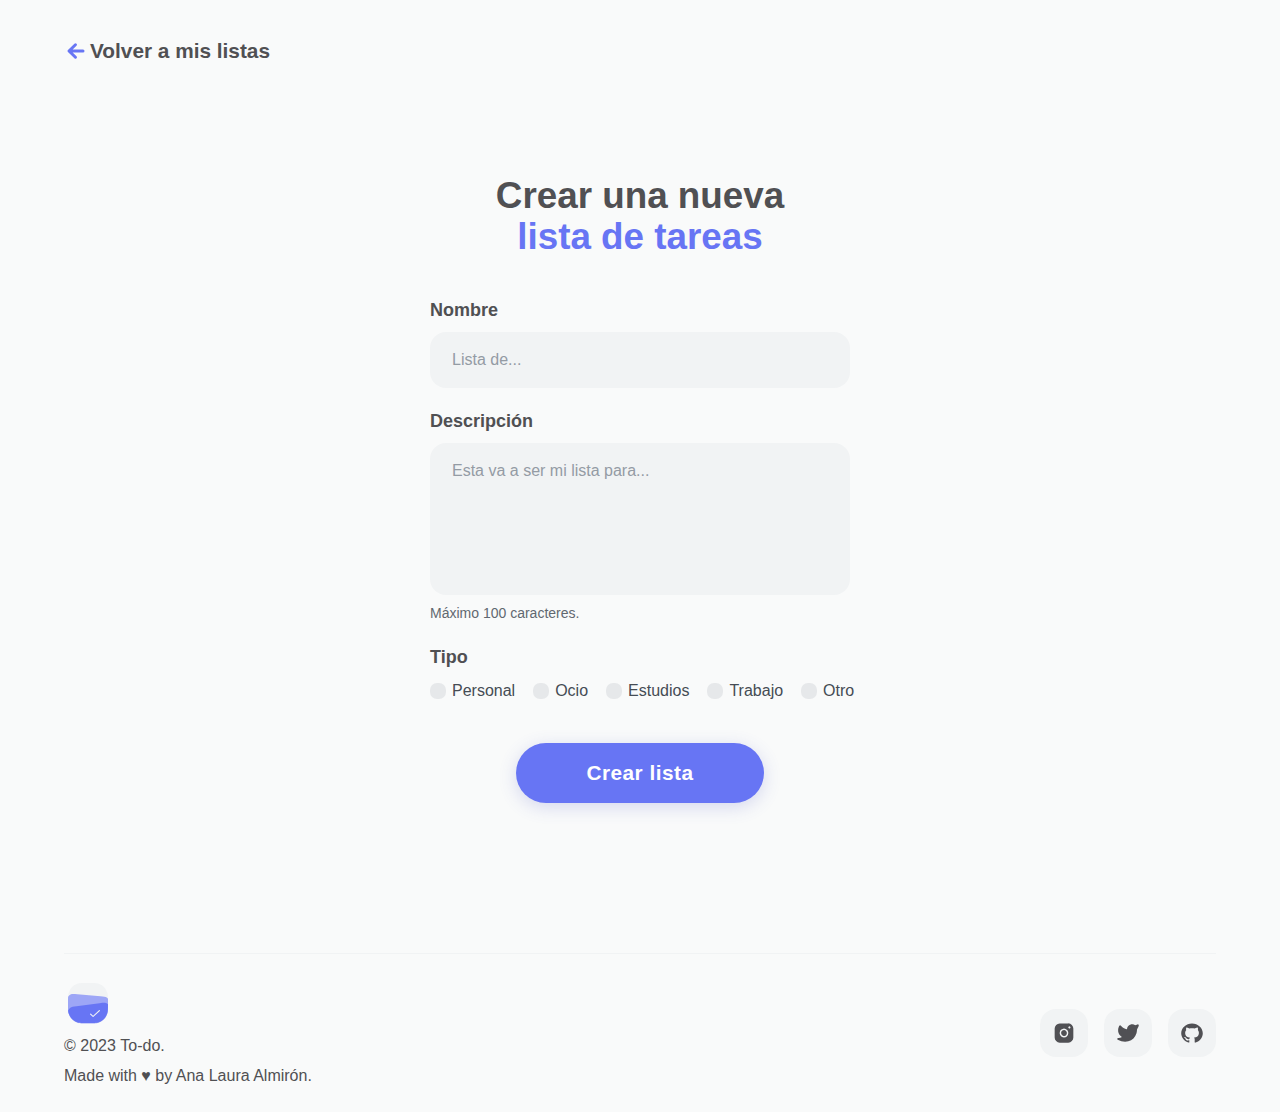
<file: html/add-to-do-list.html>
<!DOCTYPE html>
<html lang="es">
<head>
    <meta charset="UTF-8">
    <meta http-equiv="X-UA-Compatible" content="IE=edge">
    <meta name="viewport" content="width=device-width, initial-scale=1.0">
    <title>To-do — Agregar una nueva lista de tareas</title>
    <link rel="icon" href="../imgs/svg/logo-to-do.svg" />

    <!--Fonts-->
    <link href="https://api.fontshare.com/v2/css?f[]=satoshi@900,700,500,400&display=swap" rel="stylesheet">

    <!--Custom CSS-->
    <link rel="stylesheet" href="../css/styles.css">

    <!--Manifest-->
    <link rel="manifest" href="../manifest.json">
</head>

<body>

    <header>
        <nav class="navbar navbar-back container">
            <div class="nav-link-todo">
                <svg xmlns="http://www.w3.org/2000/svg" width="24" height="24" fill="none" viewbox="0 0 48 48" class="arrow-svg-left">
                    <path stroke="#6876F4" stroke-linecap="round" stroke-linejoin="round" stroke-width="6" d="M22.923 36.5 10 24l12.923-12.5M11.795 24H38"/>
                </svg>
                <a href="list-page.html" class="nav-links text-title" id="back-to-lists">Volver a mis listas</a>
            </div>
        </nav>
    </header>

    <!--Agregar nueva lista de tareas-->
    <div class="bg-modal" id="bg-modal-newlist">
        <section class="modal">
        
            <h2 class="h2">Crear una nueva <span class="text-primary">lista de tareas</span></h2>

            <form action="#" id="addListForm">
                <div class="formControl-name">
                    <label for="name" class="bold-paragraph text-title formLabel">Nombre</label>
                    <input type="text" id="name" name="name" maxlength="60" placeholder="Lista de..."
                        class="input-text" required />
                </div>


                <div class="formControl-description">
                    <label for="description" class="bold-paragraph text-title formLabel">Descripción</label>
                    <textarea rows="5" maxlength="100" id="description" name="description"
                        placeholder="Esta va a ser mi lista para..." class="input-text" required></textarea>
                    <p class="feedback-text">Máximo 100 caracteres.</p>
                </div>

                <div class="formControl-type">
                    <p class="bold-paragraph text-title formLabel">Tipo</p>

                    <div class="containerRadioButtons">

                        <div class="radioButton">
                            <input type="radio" id="personal" name="type" value="Personal" required/>
                            <label for="personal" class="label-radioButton"><span
                                    class="custom-radioButton"></span>Personal</label>
                        </div>

                        <div class="radioButton">
                            <input type="radio" id="ocio" name="type" value="Ocio" />
                            <label for="ocio" class="label-radioButton"><span
                                    class="custom-radioButton"></span>Ocio</label>
                        </div>

                        <div class="radioButton">
                            <input type="radio" id="estudios" name="type" value="Estudios" />
                            <label for="estudios" class="label-radioButton"><span
                                    class="custom-radioButton"></span>Estudios</label>
                        </div>

                        <div class="radioButton">
                            <input type="radio" id="trabajo" name="type" value="Trabajo" />
                            <label for="trabajo" class="label-radioButton"><span
                                    class="custom-radioButton"></span>Trabajo</label>
                        </div>

                        <div class="radioButton">
                            <input type="radio" id="otro" name="type" value="Otro"/>
                            <label for="otro" class="label-radioButton"><span
                                    class="custom-radioButton"></span>Otro</label>
                        </div>

                    </div>
                </div>

                <input type="submit" value="Crear lista" class="nav-links main-cta primary text-white margin-auto">

            </form>

        </section>
    </div>

    <footer class="container">

        <div class="footer-credits">
            <a href="../index.html">
                <svg xmlns="http://www.w3.org/2000/svg" width="48" height="48" viewbox="0 0 48 48" class="logo-svg">
                    <path class="svg-white"
                        d="M4 24c0-5.586 0-8.379.786-10.624a14 14 0 0 1 8.59-8.59C15.621 4 18.414 4 24 4s8.379 0 10.624.786a14 14 0 0 1 8.59 8.59C44 15.621 44 18.414 44 24s0 8.379-.786 10.624a14 14 0 0 1-8.59 8.59C32.379 44 29.586 44 24 44s-8.379 0-10.624-.786a14 14 0 0 1-8.59-8.59C4 32.379 4 29.586 4 24Z" />
                    <path class="svg-primary-light"
                        d="M4.101 17.813C4 19.497 4 21.605 4 24.425c0 5.586 0 8.379.786 10.624a14 14 0 0 0 8.59 8.59c2.245.786 5.038.786 10.624.786s8.379 0 10.624-.785a14 14 0 0 0 8.59-8.591C44 32.805 44 30.012 44 24.426c0-1.888 0-3.457-.03-4.794a5.998 5.998 0 0 0-1.271-1.07c-1.22-.766-2.894-.916-6.24-1.217l-23.107-2.074c-3.347-.3-5.02-.45-6.357.086A6 6 0 0 0 4.1 17.813Z" />
                    <path class="svg-primary"
                        d="M43.97 25.283c-.004 4.744-.062 7.275-.785 9.34a14 14 0 0 1-8.59 8.591C32.35 44 29.557 44 23.97 44s-8.379 0-10.624-.786a14 14 0 0 1-8.59-8.59c-.321-.916-.51-1.923-.623-3.174a6 6 0 0 1 2.199-2.765c1.189-.813 2.855-1.03 6.187-1.461l23.071-2.99c3.333-.432 4.999-.648 6.356-.165.752.269 1.44.683 2.023 1.214Z" />
                    <path class="svg-white"
                        d="m29.087 36.657-2.071-1.932a.618.618 0 0 0-.42-.162.618.618 0 0 0-.422.162.523.523 0 0 0 0 .785l2.495 2.327a.625.625 0 0 0 .842 0l6.315-5.89a.537.537 0 0 0 .174-.392.537.537 0 0 0-.174-.392.618.618 0 0 0-.421-.163.618.618 0 0 0-.42.163l-5.898 5.494Z" />
                </svg></a>
            <p class="paragraph text-title">© 2023 To-do.</p>
            <p class="paragraph text-title">Made with &hearts; by Ana Laura Almirón.</p>
        </div>

        <div class="footer-socials">
            <a href="#">
                <svg xmlns="http://www.w3.org/2000/svg" width="48" height="48" fill="none" viewbox="0 0 48 48"
                    class="socials-svg">
                    <path fill="#505054"
                        d="M31.385 7.5h-14.77a8.495 8.495 0 0 0-6.089 2.605A9.037 9.037 0 0 0 8 16.385v15.23a9.037 9.037 0 0 0 2.526 6.28 8.495 8.495 0 0 0 6.09 2.605h14.769a8.495 8.495 0 0 0 6.089-2.605A9.037 9.037 0 0 0 40 31.615v-15.23a9.037 9.037 0 0 0-2.526-6.28 8.495 8.495 0 0 0-6.09-2.605ZM24 31.615a7.227 7.227 0 0 1-4.103-1.283 7.57 7.57 0 0 1-2.72-3.418 7.836 7.836 0 0 1-.42-4.4 7.691 7.691 0 0 1 2.021-3.899 7.319 7.319 0 0 1 3.781-2.084 7.177 7.177 0 0 1 4.267.433 7.44 7.44 0 0 1 3.314 2.805A7.786 7.786 0 0 1 31.385 24a7.746 7.746 0 0 1-2.166 5.383A7.28 7.28 0 0 1 24 31.615Zm9.23-15.23c-.364 0-.721-.112-1.025-.321a1.893 1.893 0 0 1-.68-.855 1.96 1.96 0 0 1-.105-1.1c.071-.369.247-.708.505-.975a1.83 1.83 0 0 1 .946-.52c.358-.074.729-.036 1.066.108.338.144.626.388.829.701a1.947 1.947 0 0 1-.23 2.404 1.818 1.818 0 0 1-1.305.558ZM28.924 24a5.191 5.191 0 0 1-.83 2.82 4.96 4.96 0 0 1-2.209 1.87c-.9.385-1.89.485-2.844.29a4.879 4.879 0 0 1-2.521-1.39 5.128 5.128 0 0 1-1.347-2.6 5.225 5.225 0 0 1 .28-2.933 5.047 5.047 0 0 1 1.813-2.278A4.817 4.817 0 0 1 24 18.923c1.306 0 2.558.535 3.481 1.487A5.158 5.158 0 0 1 28.923 24Z" />
                </svg>
            </a>

            <a href="#">
                <svg xmlns="http://www.w3.org/2000/svg" width="48" height="48" fill="none" viewbox="0 0 48 48"
                    class="socials-svg">
                    <path fill="#505054"
                        d="M27.461 9.853c-3.038 1.276-5.036 4.08-5.139 7.286l-.003.303-.409-.038c-4.022-.448-7.563-2.515-9.995-5.874a1.677 1.677 0 0 0-.64-.532 1.699 1.699 0 0 0-1.616.087c-.24.148-.439.353-.577.598l-.163.309-.083.165c-1.209 2.47-2 5.473-1.71 8.656l.05.454c.476 3.765 2.523 7.012 6.355 9.448l.291.178-.136.072c-2.211 1.103-4.234 1.583-6.435 1.497-1.776-.067-2.432 2.282-.871 3.124 6.05 3.263 12.546 4.27 18.147 2.662 6.827-1.963 12.026-7.026 14.016-14.03l.213-.823c.4-1.652.626-3.337.675-5.031l.005-.553.66-1.296.74-1.434.36-.722.199-.41c.445-.94.767-1.72.965-2.38l.023-.093.014-.03c.37-.986-.28-2.259-1.582-2.259l-.206.012a1.69 1.69 0 0 0-.388.095l-.145.063c-.48.23-.974.43-1.48.599l-.598.191-.456.133-1.298.356c-2.246-1.86-5.287-2.086-8.428-.922l-.355.139Z" />
                </svg>
            </a>

            <a href="#">
                <svg xmlns="http://www.w3.org/2000/svg" width="48" height="48" fill="none" viewbox="0 0 48 48"
                    class="socials-svg">
                    <path fill="#505054"
                        d="M24 7.5c-10.221 0-18.5 7.57-18.5 16.917 0 7.486 5.296 13.81 12.65 16.05.924.149 1.271-.359 1.271-.803 0-.402-.023-1.734-.023-3.15-4.648.782-5.85-1.037-6.22-1.989-.209-.486-1.11-1.987-1.897-2.39-.647-.316-1.572-1.099-.023-1.12 1.457-.021 2.498 1.227 2.845 1.734 1.665 2.559 4.324 1.84 5.388 1.396.162-1.1.647-1.84 1.179-2.263-4.116-.423-8.418-1.882-8.418-8.353 0-1.84.717-3.362 1.897-4.546-.185-.423-.833-2.157.185-4.483 0 0 1.55-.444 5.087 1.734 1.48-.381 3.053-.571 4.625-.571 1.573 0 3.145.19 4.625.57C32.21 14.035 33.76 14.5 33.76 14.5c1.017 2.326.37 4.06.185 4.483 1.18 1.184 1.896 2.685 1.896 4.546 0 6.492-4.324 7.93-8.44 8.353.67.529 1.248 1.544 1.248 3.13 0 2.263-.023 4.081-.023 4.652 0 .444.347.973 1.272.804 3.673-1.134 6.864-3.292 9.125-6.171 2.261-2.88 3.477-6.335 3.478-9.88C42.5 15.07 34.221 7.5 24 7.5Z" />
                </svg>
            </a>
        </div>

    </footer>
    
    <script src="../js/add-to-do-list.js"></script>
</body>

</html>
</file>
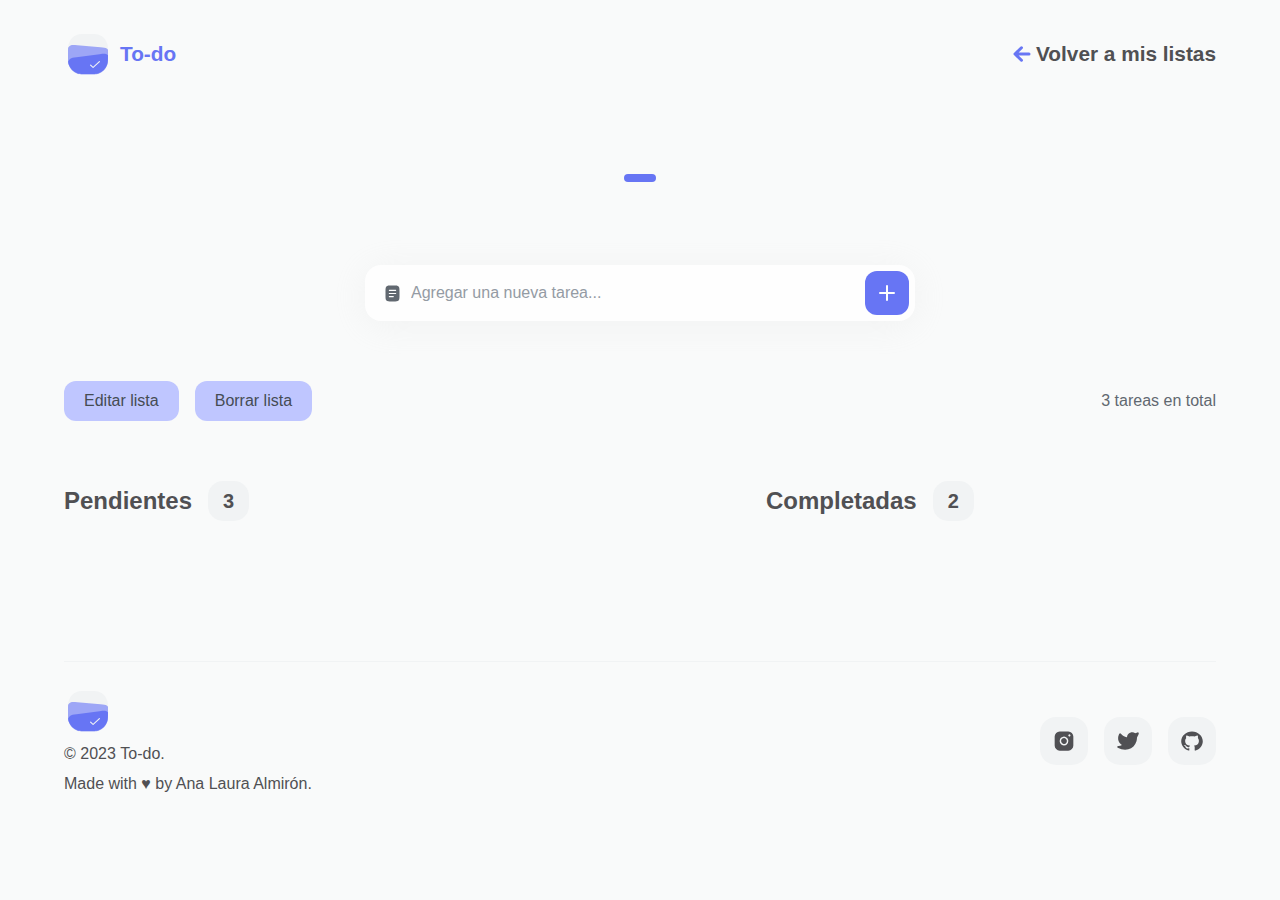
<file: html/detail-page.html>
<!DOCTYPE html>
<html lang="en">
<head>
    <meta charset="UTF-8">
    <meta http-equiv="X-UA-Compatible" content="IE=edge">
    <meta name="viewport" content="width=device-width, initial-scale=1.0">
    <title>To-do — Mis tareas</title>
    <link rel="icon" href="../imgs/svg/logo-to-do.svg" />

    <!--Fonts-->
    <link href="https://api.fontshare.com/v2/css?f[]=satoshi@900,700,500,400&display=swap" rel="stylesheet">

    <!--Custom CSS-->
    <link rel="stylesheet" href="../css/styles.css">

    <!--Manifest-->
    <link rel="manifest" href="../manifest.json">

</head>
<body>

    <header>
        <nav class="navbar container">
            <div class="site-logo">
                <a href="../index.html">
                    <svg xmlns="http://www.w3.org/2000/svg" width="48" height="48" viewbox="0 0 48 48" class="logo-svg">
                        <path class="svg-white"
                            d="M4 24c0-5.586 0-8.379.786-10.624a14 14 0 0 1 8.59-8.59C15.621 4 18.414 4 24 4s8.379 0 10.624.786a14 14 0 0 1 8.59 8.59C44 15.621 44 18.414 44 24s0 8.379-.786 10.624a14 14 0 0 1-8.59 8.59C32.379 44 29.586 44 24 44s-8.379 0-10.624-.786a14 14 0 0 1-8.59-8.59C4 32.379 4 29.586 4 24Z" />
                        <path class="svg-primary-light"
                            d="M4.101 17.813C4 19.497 4 21.605 4 24.425c0 5.586 0 8.379.786 10.624a14 14 0 0 0 8.59 8.59c2.245.786 5.038.786 10.624.786s8.379 0 10.624-.785a14 14 0 0 0 8.59-8.591C44 32.805 44 30.012 44 24.426c0-1.888 0-3.457-.03-4.794a5.998 5.998 0 0 0-1.271-1.07c-1.22-.766-2.894-.916-6.24-1.217l-23.107-2.074c-3.347-.3-5.02-.45-6.357.086A6 6 0 0 0 4.1 17.813Z" />
                        <path class="svg-primary"
                            d="M43.97 25.283c-.004 4.744-.062 7.275-.785 9.34a14 14 0 0 1-8.59 8.591C32.35 44 29.557 44 23.97 44s-8.379 0-10.624-.786a14 14 0 0 1-8.59-8.59c-.321-.916-.51-1.923-.623-3.174a6 6 0 0 1 2.199-2.765c1.189-.813 2.855-1.03 6.187-1.461l23.071-2.99c3.333-.432 4.999-.648 6.356-.165.752.269 1.44.683 2.023 1.214Z" />
                        <path class="svg-white"
                            d="m29.087 36.657-2.071-1.932a.618.618 0 0 0-.42-.162.618.618 0 0 0-.422.162.523.523 0 0 0 0 .785l2.495 2.327a.625.625 0 0 0 .842 0l6.315-5.89a.537.537 0 0 0 .174-.392.537.537 0 0 0-.174-.392.618.618 0 0 0-.421-.163.618.618 0 0 0-.42.163l-5.898 5.494Z" />
                    </svg>
                </a>
                <a href="../index.html" class="nav-links text-primary">To-do</a>
            </div>

            <div class="nav-link-todo">
                <svg xmlns="http://www.w3.org/2000/svg" width="24" height="24" fill="none" viewbox="0 0 48 48" class="arrow-svg-left">
                    <path stroke="#6876F4" stroke-linecap="round" stroke-linejoin="round" stroke-width="6" d="M22.923 36.5 10 24l12.923-12.5M11.795 24H38"/>
                </svg>
                <a href="list-page.html" class="nav-links text-title" id="back-to-lists">Volver a mis listas</a>
            </div>
        </nav>
    </header>
    
    <main>
        <section class="container margin-auto app-page">
            <div class="title-page title-margin">
                <span class="list-type regular-size-text title-margin-bottom" id="list-type"></span>
                <h1 class="h1 title-margin-bottom line-height-title" id="main-title"></h1>
                <p class="subtitle" id="main-subtitle"></p>
            </div>

            <div class="main-content" id="dinamic-content">
                <form action="#" id="addTaskForm">
                    <input type="text" id="newTask" name="newTask" placeholder="Agregar una nueva tarea..." required>
                    <button type="submit">Agregar tarea</button>
                </form>
                    
                <div class="filters-container">
                    <div class="filters">
                        <a href="edit-to-do-list.html" type="button" class="filter-button" id="edit-list">Editar lista</a>
                        <button type="button" class="filter-button" id="delete-list">Borrar lista</button>
                    </div>
                    <p id="total-count">3 tareas en total</p>
                </div>
                    
                <div class="tasks-container" id="tasks-container">
                    <div class="column-tasks">
                        <div class="tasks-info">
                            <h2 class="h3">Pendientes</h2>
                            <span class="task-counter" id="pending-count">3</span>
                        </div>
                            
                        <div class="tasks" id="tasksPending">
                            <!--Tareas pendientes-->
                        </div>
                    </div>

                    <div class="column-tasks">
                        <div class="tasks-info">
                            <h2 class="h3">Completadas</h2>
                            <span class="task-counter" id="done-count">2</span>
                        </div>
                            
                        <div class="tasks" id="tasksDone">
                            <!--Tareas completadas-->
                        </div>
                    </div>
                </div>

                
            </div>
        </section>
    </main>

    <footer class="container">

        <div class="footer-credits">
            <a href="../index.html">
                <svg xmlns="http://www.w3.org/2000/svg" width="48" height="48" viewbox="0 0 48 48" class="logo-svg">
                    <path class="svg-white"
                        d="M4 24c0-5.586 0-8.379.786-10.624a14 14 0 0 1 8.59-8.59C15.621 4 18.414 4 24 4s8.379 0 10.624.786a14 14 0 0 1 8.59 8.59C44 15.621 44 18.414 44 24s0 8.379-.786 10.624a14 14 0 0 1-8.59 8.59C32.379 44 29.586 44 24 44s-8.379 0-10.624-.786a14 14 0 0 1-8.59-8.59C4 32.379 4 29.586 4 24Z" />
                    <path class="svg-primary-light"
                        d="M4.101 17.813C4 19.497 4 21.605 4 24.425c0 5.586 0 8.379.786 10.624a14 14 0 0 0 8.59 8.59c2.245.786 5.038.786 10.624.786s8.379 0 10.624-.785a14 14 0 0 0 8.59-8.591C44 32.805 44 30.012 44 24.426c0-1.888 0-3.457-.03-4.794a5.998 5.998 0 0 0-1.271-1.07c-1.22-.766-2.894-.916-6.24-1.217l-23.107-2.074c-3.347-.3-5.02-.45-6.357.086A6 6 0 0 0 4.1 17.813Z" />
                    <path class="svg-primary"
                        d="M43.97 25.283c-.004 4.744-.062 7.275-.785 9.34a14 14 0 0 1-8.59 8.591C32.35 44 29.557 44 23.97 44s-8.379 0-10.624-.786a14 14 0 0 1-8.59-8.59c-.321-.916-.51-1.923-.623-3.174a6 6 0 0 1 2.199-2.765c1.189-.813 2.855-1.03 6.187-1.461l23.071-2.99c3.333-.432 4.999-.648 6.356-.165.752.269 1.44.683 2.023 1.214Z" />
                    <path class="svg-white"
                        d="m29.087 36.657-2.071-1.932a.618.618 0 0 0-.42-.162.618.618 0 0 0-.422.162.523.523 0 0 0 0 .785l2.495 2.327a.625.625 0 0 0 .842 0l6.315-5.89a.537.537 0 0 0 .174-.392.537.537 0 0 0-.174-.392.618.618 0 0 0-.421-.163.618.618 0 0 0-.42.163l-5.898 5.494Z" />
                </svg></a>
            <p class="paragraph text-title">© 2023 To-do.</p>
            <p class="paragraph text-title">Made with &hearts; by Ana Laura Almirón.</p>
        </div>

        <div class="footer-socials">
            <a href="#">
                <svg xmlns="http://www.w3.org/2000/svg" width="48" height="48" fill="none" viewbox="0 0 48 48"
                    class="socials-svg">
                    <path fill="#505054"
                        d="M31.385 7.5h-14.77a8.495 8.495 0 0 0-6.089 2.605A9.037 9.037 0 0 0 8 16.385v15.23a9.037 9.037 0 0 0 2.526 6.28 8.495 8.495 0 0 0 6.09 2.605h14.769a8.495 8.495 0 0 0 6.089-2.605A9.037 9.037 0 0 0 40 31.615v-15.23a9.037 9.037 0 0 0-2.526-6.28 8.495 8.495 0 0 0-6.09-2.605ZM24 31.615a7.227 7.227 0 0 1-4.103-1.283 7.57 7.57 0 0 1-2.72-3.418 7.836 7.836 0 0 1-.42-4.4 7.691 7.691 0 0 1 2.021-3.899 7.319 7.319 0 0 1 3.781-2.084 7.177 7.177 0 0 1 4.267.433 7.44 7.44 0 0 1 3.314 2.805A7.786 7.786 0 0 1 31.385 24a7.746 7.746 0 0 1-2.166 5.383A7.28 7.28 0 0 1 24 31.615Zm9.23-15.23c-.364 0-.721-.112-1.025-.321a1.893 1.893 0 0 1-.68-.855 1.96 1.96 0 0 1-.105-1.1c.071-.369.247-.708.505-.975a1.83 1.83 0 0 1 .946-.52c.358-.074.729-.036 1.066.108.338.144.626.388.829.701a1.947 1.947 0 0 1-.23 2.404 1.818 1.818 0 0 1-1.305.558ZM28.924 24a5.191 5.191 0 0 1-.83 2.82 4.96 4.96 0 0 1-2.209 1.87c-.9.385-1.89.485-2.844.29a4.879 4.879 0 0 1-2.521-1.39 5.128 5.128 0 0 1-1.347-2.6 5.225 5.225 0 0 1 .28-2.933 5.047 5.047 0 0 1 1.813-2.278A4.817 4.817 0 0 1 24 18.923c1.306 0 2.558.535 3.481 1.487A5.158 5.158 0 0 1 28.923 24Z" />
                </svg>
            </a>

            <a href="#">
                <svg xmlns="http://www.w3.org/2000/svg" width="48" height="48" fill="none" viewbox="0 0 48 48"
                    class="socials-svg">
                    <path fill="#505054"
                        d="M27.461 9.853c-3.038 1.276-5.036 4.08-5.139 7.286l-.003.303-.409-.038c-4.022-.448-7.563-2.515-9.995-5.874a1.677 1.677 0 0 0-.64-.532 1.699 1.699 0 0 0-1.616.087c-.24.148-.439.353-.577.598l-.163.309-.083.165c-1.209 2.47-2 5.473-1.71 8.656l.05.454c.476 3.765 2.523 7.012 6.355 9.448l.291.178-.136.072c-2.211 1.103-4.234 1.583-6.435 1.497-1.776-.067-2.432 2.282-.871 3.124 6.05 3.263 12.546 4.27 18.147 2.662 6.827-1.963 12.026-7.026 14.016-14.03l.213-.823c.4-1.652.626-3.337.675-5.031l.005-.553.66-1.296.74-1.434.36-.722.199-.41c.445-.94.767-1.72.965-2.38l.023-.093.014-.03c.37-.986-.28-2.259-1.582-2.259l-.206.012a1.69 1.69 0 0 0-.388.095l-.145.063c-.48.23-.974.43-1.48.599l-.598.191-.456.133-1.298.356c-2.246-1.86-5.287-2.086-8.428-.922l-.355.139Z" />
                </svg>
            </a>

            <a href="#">
                <svg xmlns="http://www.w3.org/2000/svg" width="48" height="48" fill="none" viewbox="0 0 48 48"
                    class="socials-svg">
                    <path fill="#505054"
                        d="M24 7.5c-10.221 0-18.5 7.57-18.5 16.917 0 7.486 5.296 13.81 12.65 16.05.924.149 1.271-.359 1.271-.803 0-.402-.023-1.734-.023-3.15-4.648.782-5.85-1.037-6.22-1.989-.209-.486-1.11-1.987-1.897-2.39-.647-.316-1.572-1.099-.023-1.12 1.457-.021 2.498 1.227 2.845 1.734 1.665 2.559 4.324 1.84 5.388 1.396.162-1.1.647-1.84 1.179-2.263-4.116-.423-8.418-1.882-8.418-8.353 0-1.84.717-3.362 1.897-4.546-.185-.423-.833-2.157.185-4.483 0 0 1.55-.444 5.087 1.734 1.48-.381 3.053-.571 4.625-.571 1.573 0 3.145.19 4.625.57C32.21 14.035 33.76 14.5 33.76 14.5c1.017 2.326.37 4.06.185 4.483 1.18 1.184 1.896 2.685 1.896 4.546 0 6.492-4.324 7.93-8.44 8.353.67.529 1.248 1.544 1.248 3.13 0 2.263-.023 4.081-.023 4.652 0 .444.347.973 1.272.804 3.673-1.134 6.864-3.292 9.125-6.171 2.261-2.88 3.477-6.335 3.478-9.88C42.5 15.07 34.221 7.5 24 7.5Z" />
                </svg>
            </a>
        </div>

    </footer>

    <script src="../js/almacenamiento.js"></script>
    <script src="../js/detail-page.js"></script>
</body>
</html>
</file>
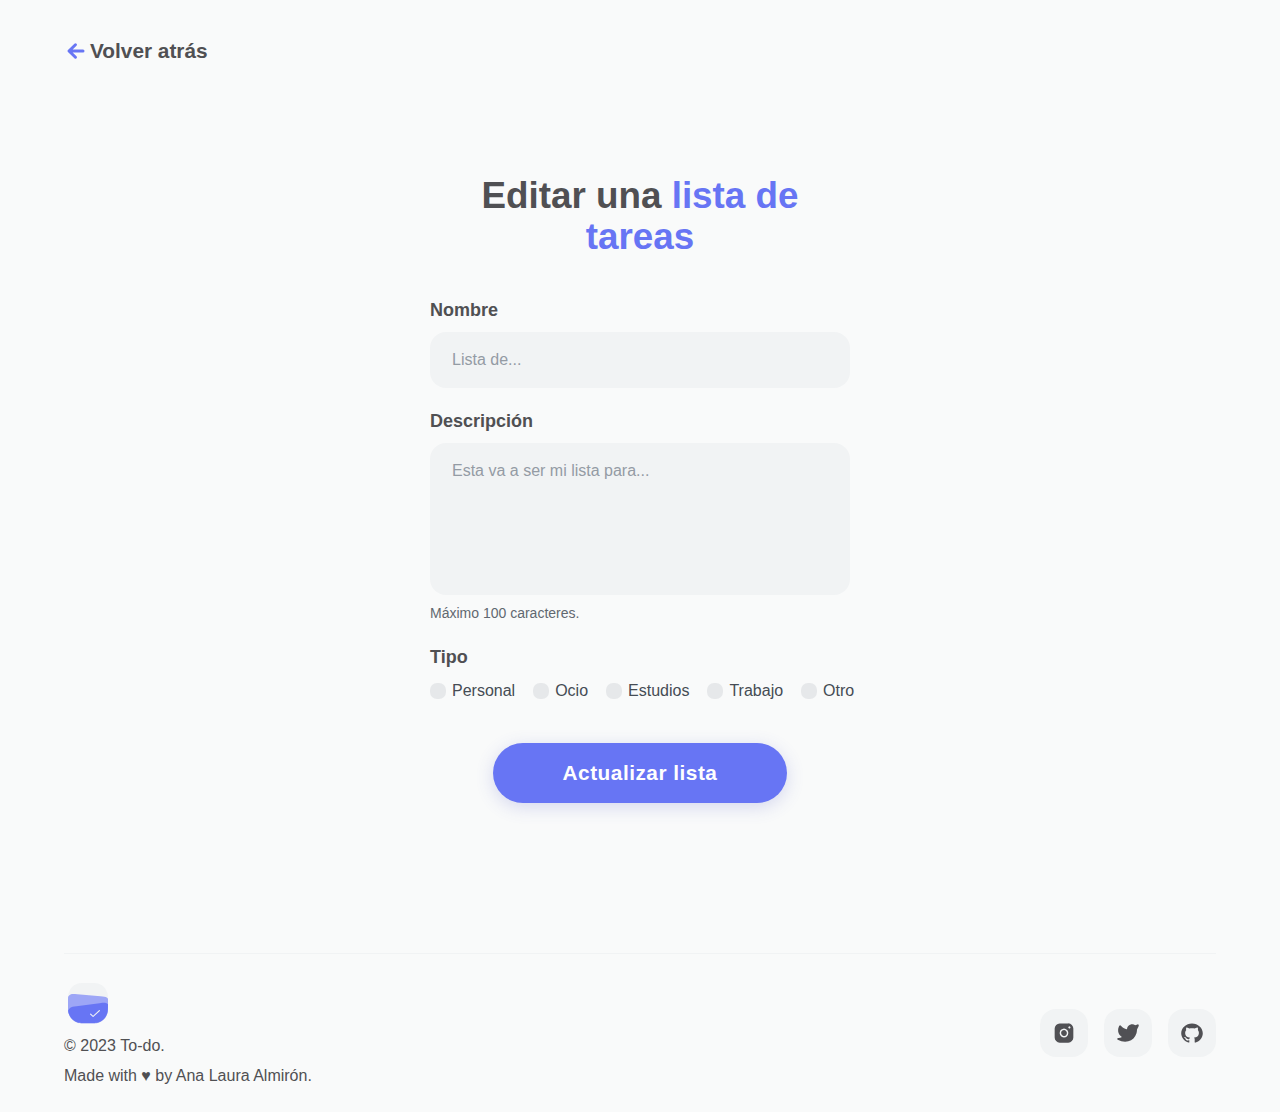
<file: html/edit-to-do-list.html>
<!DOCTYPE html>
<html lang="es">
<head>
    <meta charset="UTF-8">
    <meta http-equiv="X-UA-Compatible" content="IE=edge">
    <meta name="viewport" content="width=device-width, initial-scale=1.0">
    <title>To-do — Editar lista de tareas</title>
    <link rel="icon" href="../imgs/svg/logo-to-do.svg" />

    <!--Fonts-->
    <link href="https://api.fontshare.com/v2/css?f[]=satoshi@900,700,500,400&display=swap" rel="stylesheet">

    <!--Custom CSS-->
    <link rel="stylesheet" href="../css/styles.css">

    <!--Manifest-->
    <link rel="manifest" href="../manifest.json">
</head>

<body>

    <header>
        <nav class="navbar navbar-back container">
            <div class="nav-link-todo">
                <svg xmlns="http://www.w3.org/2000/svg" width="24" height="24" fill="none" viewbox="0 0 48 48" class="arrow-svg-left">
                    <path stroke="#6876F4" stroke-linecap="round" stroke-linejoin="round" stroke-width="6" d="M22.923 36.5 10 24l12.923-12.5M11.795 24H38"/>
                </svg>
                <a href="detail-page.html" class="nav-links text-title" id="back-to-lists">Volver atrás</a>
            </div>
        </nav>
    </header>

    <!--Editar lista de tareas-->
    <div class="bg-modal" id="bg-modal-newlist">
        <section class="modal">
        
            <h2 class="h2">Editar una <span class="text-primary">lista de tareas</span></h2>

            <form action="#" id="editListForm">
                <div class="formControl-name">
                    <label for="name" class="bold-paragraph text-title formLabel">Nombre</label>
                    <input type="text" id="name" name="name" maxlength="60" placeholder="Lista de..."
                        class="input-text" required />
                </div>


                <div class="formControl-description">
                    <label for="description" class="bold-paragraph text-title formLabel">Descripción</label>
                    <textarea rows="5" maxlength="100" id="description" name="description"
                        placeholder="Esta va a ser mi lista para..." class="input-text" required></textarea>
                    <p class="feedback-text">Máximo 100 caracteres.</p>
                </div>

                <div class="formControl-type">
                    <p class="bold-paragraph text-title formLabel">Tipo</p>

                    <div class="containerRadioButtons">

                        <div class="radioButton">
                            <input type="radio" id="personal" name="type" value="Personal" required/>
                            <label for="personal" class="label-radioButton"><span
                                    class="custom-radioButton"></span>Personal</label>
                        </div>

                        <div class="radioButton">
                            <input type="radio" id="ocio" name="type" value="Ocio" />
                            <label for="ocio" class="label-radioButton"><span
                                    class="custom-radioButton"></span>Ocio</label>
                        </div>

                        <div class="radioButton">
                            <input type="radio" id="estudios" name="type" value="Estudios" />
                            <label for="estudios" class="label-radioButton"><span
                                    class="custom-radioButton"></span>Estudios</label>
                        </div>

                        <div class="radioButton">
                            <input type="radio" id="trabajo" name="type" value="Trabajo" />
                            <label for="trabajo" class="label-radioButton"><span
                                    class="custom-radioButton"></span>Trabajo</label>
                        </div>

                        <div class="radioButton">
                            <input type="radio" id="otro" name="type" value="Otro"/>
                            <label for="otro" class="label-radioButton"><span
                                    class="custom-radioButton"></span>Otro</label>
                        </div>

                    </div>
                </div>

                <input type="submit" value="Actualizar lista" class="nav-links main-cta primary text-white margin-auto">

            </form>

        </section>
    </div>

    <footer class="container">

        <div class="footer-credits">
            <a href="../index.html">
                <svg xmlns="http://www.w3.org/2000/svg" width="48" height="48" viewbox="0 0 48 48" class="logo-svg">
                    <path class="svg-white"
                        d="M4 24c0-5.586 0-8.379.786-10.624a14 14 0 0 1 8.59-8.59C15.621 4 18.414 4 24 4s8.379 0 10.624.786a14 14 0 0 1 8.59 8.59C44 15.621 44 18.414 44 24s0 8.379-.786 10.624a14 14 0 0 1-8.59 8.59C32.379 44 29.586 44 24 44s-8.379 0-10.624-.786a14 14 0 0 1-8.59-8.59C4 32.379 4 29.586 4 24Z" />
                    <path class="svg-primary-light"
                        d="M4.101 17.813C4 19.497 4 21.605 4 24.425c0 5.586 0 8.379.786 10.624a14 14 0 0 0 8.59 8.59c2.245.786 5.038.786 10.624.786s8.379 0 10.624-.785a14 14 0 0 0 8.59-8.591C44 32.805 44 30.012 44 24.426c0-1.888 0-3.457-.03-4.794a5.998 5.998 0 0 0-1.271-1.07c-1.22-.766-2.894-.916-6.24-1.217l-23.107-2.074c-3.347-.3-5.02-.45-6.357.086A6 6 0 0 0 4.1 17.813Z" />
                    <path class="svg-primary"
                        d="M43.97 25.283c-.004 4.744-.062 7.275-.785 9.34a14 14 0 0 1-8.59 8.591C32.35 44 29.557 44 23.97 44s-8.379 0-10.624-.786a14 14 0 0 1-8.59-8.59c-.321-.916-.51-1.923-.623-3.174a6 6 0 0 1 2.199-2.765c1.189-.813 2.855-1.03 6.187-1.461l23.071-2.99c3.333-.432 4.999-.648 6.356-.165.752.269 1.44.683 2.023 1.214Z" />
                    <path class="svg-white"
                        d="m29.087 36.657-2.071-1.932a.618.618 0 0 0-.42-.162.618.618 0 0 0-.422.162.523.523 0 0 0 0 .785l2.495 2.327a.625.625 0 0 0 .842 0l6.315-5.89a.537.537 0 0 0 .174-.392.537.537 0 0 0-.174-.392.618.618 0 0 0-.421-.163.618.618 0 0 0-.42.163l-5.898 5.494Z" />
                </svg></a>
            <p class="paragraph text-title">© 2023 To-do.</p>
            <p class="paragraph text-title">Made with &hearts; by Ana Laura Almirón.</p>
        </div>

        <div class="footer-socials">
            <a href="#">
                <svg xmlns="http://www.w3.org/2000/svg" width="48" height="48" fill="none" viewbox="0 0 48 48"
                    class="socials-svg">
                    <path fill="#505054"
                        d="M31.385 7.5h-14.77a8.495 8.495 0 0 0-6.089 2.605A9.037 9.037 0 0 0 8 16.385v15.23a9.037 9.037 0 0 0 2.526 6.28 8.495 8.495 0 0 0 6.09 2.605h14.769a8.495 8.495 0 0 0 6.089-2.605A9.037 9.037 0 0 0 40 31.615v-15.23a9.037 9.037 0 0 0-2.526-6.28 8.495 8.495 0 0 0-6.09-2.605ZM24 31.615a7.227 7.227 0 0 1-4.103-1.283 7.57 7.57 0 0 1-2.72-3.418 7.836 7.836 0 0 1-.42-4.4 7.691 7.691 0 0 1 2.021-3.899 7.319 7.319 0 0 1 3.781-2.084 7.177 7.177 0 0 1 4.267.433 7.44 7.44 0 0 1 3.314 2.805A7.786 7.786 0 0 1 31.385 24a7.746 7.746 0 0 1-2.166 5.383A7.28 7.28 0 0 1 24 31.615Zm9.23-15.23c-.364 0-.721-.112-1.025-.321a1.893 1.893 0 0 1-.68-.855 1.96 1.96 0 0 1-.105-1.1c.071-.369.247-.708.505-.975a1.83 1.83 0 0 1 .946-.52c.358-.074.729-.036 1.066.108.338.144.626.388.829.701a1.947 1.947 0 0 1-.23 2.404 1.818 1.818 0 0 1-1.305.558ZM28.924 24a5.191 5.191 0 0 1-.83 2.82 4.96 4.96 0 0 1-2.209 1.87c-.9.385-1.89.485-2.844.29a4.879 4.879 0 0 1-2.521-1.39 5.128 5.128 0 0 1-1.347-2.6 5.225 5.225 0 0 1 .28-2.933 5.047 5.047 0 0 1 1.813-2.278A4.817 4.817 0 0 1 24 18.923c1.306 0 2.558.535 3.481 1.487A5.158 5.158 0 0 1 28.923 24Z" />
                </svg>
            </a>

            <a href="#">
                <svg xmlns="http://www.w3.org/2000/svg" width="48" height="48" fill="none" viewbox="0 0 48 48"
                    class="socials-svg">
                    <path fill="#505054"
                        d="M27.461 9.853c-3.038 1.276-5.036 4.08-5.139 7.286l-.003.303-.409-.038c-4.022-.448-7.563-2.515-9.995-5.874a1.677 1.677 0 0 0-.64-.532 1.699 1.699 0 0 0-1.616.087c-.24.148-.439.353-.577.598l-.163.309-.083.165c-1.209 2.47-2 5.473-1.71 8.656l.05.454c.476 3.765 2.523 7.012 6.355 9.448l.291.178-.136.072c-2.211 1.103-4.234 1.583-6.435 1.497-1.776-.067-2.432 2.282-.871 3.124 6.05 3.263 12.546 4.27 18.147 2.662 6.827-1.963 12.026-7.026 14.016-14.03l.213-.823c.4-1.652.626-3.337.675-5.031l.005-.553.66-1.296.74-1.434.36-.722.199-.41c.445-.94.767-1.72.965-2.38l.023-.093.014-.03c.37-.986-.28-2.259-1.582-2.259l-.206.012a1.69 1.69 0 0 0-.388.095l-.145.063c-.48.23-.974.43-1.48.599l-.598.191-.456.133-1.298.356c-2.246-1.86-5.287-2.086-8.428-.922l-.355.139Z" />
                </svg>
            </a>

            <a href="#">
                <svg xmlns="http://www.w3.org/2000/svg" width="48" height="48" fill="none" viewbox="0 0 48 48"
                    class="socials-svg">
                    <path fill="#505054"
                        d="M24 7.5c-10.221 0-18.5 7.57-18.5 16.917 0 7.486 5.296 13.81 12.65 16.05.924.149 1.271-.359 1.271-.803 0-.402-.023-1.734-.023-3.15-4.648.782-5.85-1.037-6.22-1.989-.209-.486-1.11-1.987-1.897-2.39-.647-.316-1.572-1.099-.023-1.12 1.457-.021 2.498 1.227 2.845 1.734 1.665 2.559 4.324 1.84 5.388 1.396.162-1.1.647-1.84 1.179-2.263-4.116-.423-8.418-1.882-8.418-8.353 0-1.84.717-3.362 1.897-4.546-.185-.423-.833-2.157.185-4.483 0 0 1.55-.444 5.087 1.734 1.48-.381 3.053-.571 4.625-.571 1.573 0 3.145.19 4.625.57C32.21 14.035 33.76 14.5 33.76 14.5c1.017 2.326.37 4.06.185 4.483 1.18 1.184 1.896 2.685 1.896 4.546 0 6.492-4.324 7.93-8.44 8.353.67.529 1.248 1.544 1.248 3.13 0 2.263-.023 4.081-.023 4.652 0 .444.347.973 1.272.804 3.673-1.134 6.864-3.292 9.125-6.171 2.261-2.88 3.477-6.335 3.478-9.88C42.5 15.07 34.221 7.5 24 7.5Z" />
                </svg>
            </a>
        </div>

    </footer>
    
    <script src="../js/edit-to-do-list.js"></script>
</body>

</html>
</file>
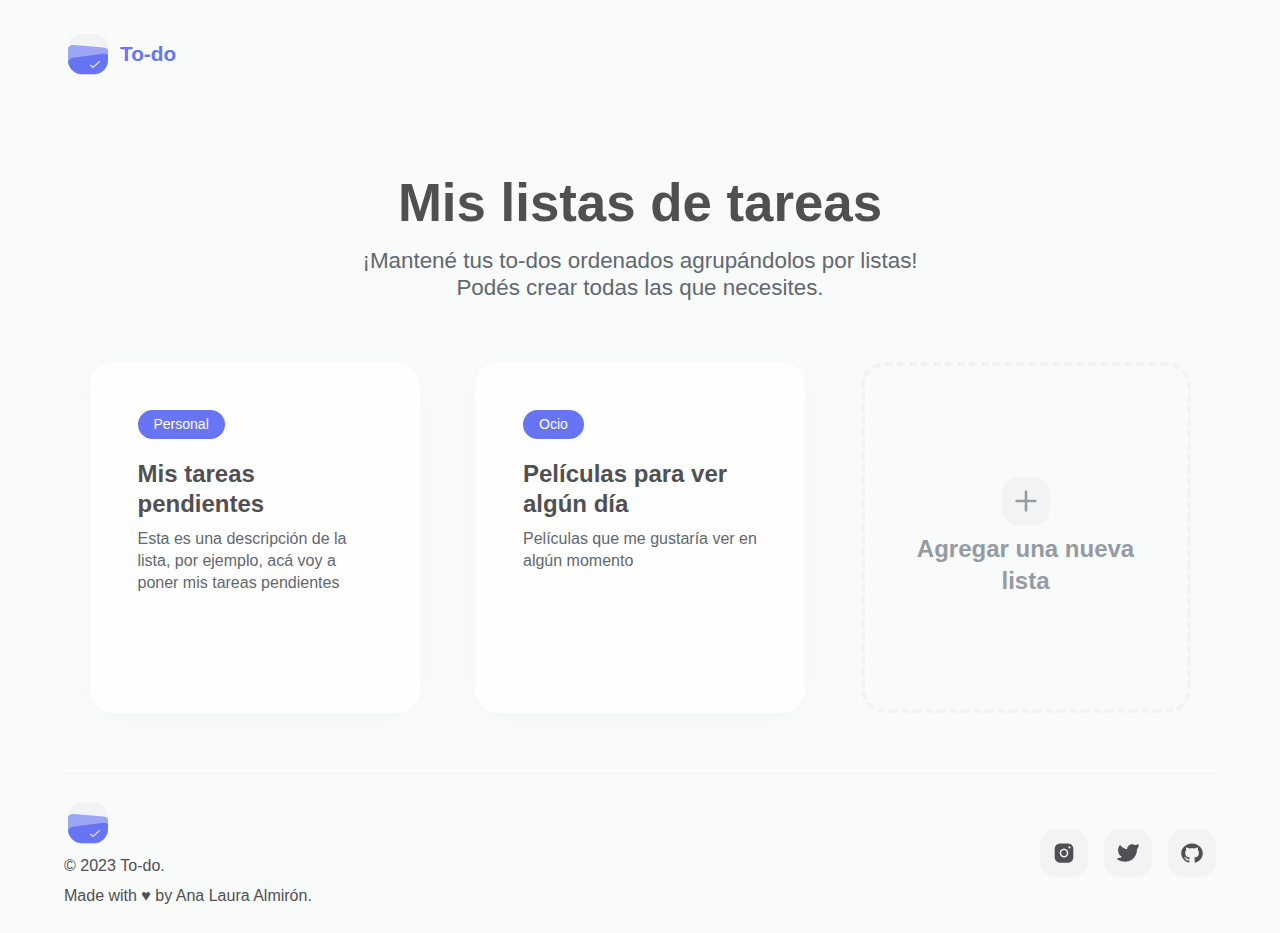
<file: html/list-page.html>
<!DOCTYPE html>
<html lang="es">

<head>
    <meta charset="UTF-8">
    <meta http-equiv="X-UA-Compatible" content="IE=edge">
    <meta name="viewport" content="width=device-width, initial-scale=1.0">
    <title>To-do — Mis listas de tareas</title>
    <link rel="icon" href="../imgs/svg/logo-to-do.svg" />

    <!--Fonts-->
    <link href="https://api.fontshare.com/v2/css?f[]=satoshi@900,700,500,400&display=swap" rel="stylesheet">

    <!--Custom CSS-->
    <link rel="stylesheet" href="../css/styles.css">

    <!--Manifest-->
    <link rel="manifest" href="../manifest.json">

</head>

<body id="body">
    <header>
        <nav class="navbar container">
            <div class="site-logo">
                <a href="../index.html">
                    <svg xmlns="http://www.w3.org/2000/svg" width="48" height="48" viewbox="0 0 48 48" class="logo-svg">
                        <path class="svg-white"
                            d="M4 24c0-5.586 0-8.379.786-10.624a14 14 0 0 1 8.59-8.59C15.621 4 18.414 4 24 4s8.379 0 10.624.786a14 14 0 0 1 8.59 8.59C44 15.621 44 18.414 44 24s0 8.379-.786 10.624a14 14 0 0 1-8.59 8.59C32.379 44 29.586 44 24 44s-8.379 0-10.624-.786a14 14 0 0 1-8.59-8.59C4 32.379 4 29.586 4 24Z" />
                        <path class="svg-primary-light"
                            d="M4.101 17.813C4 19.497 4 21.605 4 24.425c0 5.586 0 8.379.786 10.624a14 14 0 0 0 8.59 8.59c2.245.786 5.038.786 10.624.786s8.379 0 10.624-.785a14 14 0 0 0 8.59-8.591C44 32.805 44 30.012 44 24.426c0-1.888 0-3.457-.03-4.794a5.998 5.998 0 0 0-1.271-1.07c-1.22-.766-2.894-.916-6.24-1.217l-23.107-2.074c-3.347-.3-5.02-.45-6.357.086A6 6 0 0 0 4.1 17.813Z" />
                        <path class="svg-primary"
                            d="M43.97 25.283c-.004 4.744-.062 7.275-.785 9.34a14 14 0 0 1-8.59 8.591C32.35 44 29.557 44 23.97 44s-8.379 0-10.624-.786a14 14 0 0 1-8.59-8.59c-.321-.916-.51-1.923-.623-3.174a6 6 0 0 1 2.199-2.765c1.189-.813 2.855-1.03 6.187-1.461l23.071-2.99c3.333-.432 4.999-.648 6.356-.165.752.269 1.44.683 2.023 1.214Z" />
                        <path class="svg-white"
                            d="m29.087 36.657-2.071-1.932a.618.618 0 0 0-.42-.162.618.618 0 0 0-.422.162.523.523 0 0 0 0 .785l2.495 2.327a.625.625 0 0 0 .842 0l6.315-5.89a.537.537 0 0 0 .174-.392.537.537 0 0 0-.174-.392.618.618 0 0 0-.421-.163.618.618 0 0 0-.42.163l-5.898 5.494Z" />
                    </svg>
                </a>
                <a href="../index.html" class="nav-links text-primary">To-do</a>
            </div>

            <div class="nav-link-todo show-on-detail">
                <a href="#" class="nav-links text-title" id="back-to-lists">Volver a mis listas</a>
                <svg xmlns="http://www.w3.org/2000/svg" width="24" height="24" fill="none" viewbox="0 0 48 48"
                    class="arrow-svg-right">
                    <path stroke="#6876F4" stroke-linecap="round" stroke-linejoin="round" stroke-width="6"
                        d="M25.077 36.5 38 24 25.077 11.5M36.205 24H10" /></svg>
            </div>
        </nav>
    </header>

    <main>
        <section class="container margin-auto app-page">
            <div class="title-page title-margin">
                <span class="list-type regular-size-text title-margin-bottom show-on-detail" id="list-type">Personal</span>
                <h1 class="h1 title-margin-bottom line-height-title" id="main-title">Mis listas de tareas</h1>
                <p class="subtitle" id="main-subtitle">¡Mantené tus to-dos ordenados agrupándolos por listas! <br>
                    Podés crear todas las que necesites.</p>
            </div>

            <div class="main-content" id="dinamic-content">
                <!--Listado dinámico de la app-->
            </div>
        </section>
    </main>

    <footer class="container">

        <div class="footer-credits">
            <a href="../index.html">
                <svg xmlns="http://www.w3.org/2000/svg" width="48" height="48" viewbox="0 0 48 48" class="logo-svg">
                    <path class="svg-white"
                        d="M4 24c0-5.586 0-8.379.786-10.624a14 14 0 0 1 8.59-8.59C15.621 4 18.414 4 24 4s8.379 0 10.624.786a14 14 0 0 1 8.59 8.59C44 15.621 44 18.414 44 24s0 8.379-.786 10.624a14 14 0 0 1-8.59 8.59C32.379 44 29.586 44 24 44s-8.379 0-10.624-.786a14 14 0 0 1-8.59-8.59C4 32.379 4 29.586 4 24Z" />
                    <path class="svg-primary-light"
                        d="M4.101 17.813C4 19.497 4 21.605 4 24.425c0 5.586 0 8.379.786 10.624a14 14 0 0 0 8.59 8.59c2.245.786 5.038.786 10.624.786s8.379 0 10.624-.785a14 14 0 0 0 8.59-8.591C44 32.805 44 30.012 44 24.426c0-1.888 0-3.457-.03-4.794a5.998 5.998 0 0 0-1.271-1.07c-1.22-.766-2.894-.916-6.24-1.217l-23.107-2.074c-3.347-.3-5.02-.45-6.357.086A6 6 0 0 0 4.1 17.813Z" />
                    <path class="svg-primary"
                        d="M43.97 25.283c-.004 4.744-.062 7.275-.785 9.34a14 14 0 0 1-8.59 8.591C32.35 44 29.557 44 23.97 44s-8.379 0-10.624-.786a14 14 0 0 1-8.59-8.59c-.321-.916-.51-1.923-.623-3.174a6 6 0 0 1 2.199-2.765c1.189-.813 2.855-1.03 6.187-1.461l23.071-2.99c3.333-.432 4.999-.648 6.356-.165.752.269 1.44.683 2.023 1.214Z" />
                    <path class="svg-white"
                        d="m29.087 36.657-2.071-1.932a.618.618 0 0 0-.42-.162.618.618 0 0 0-.422.162.523.523 0 0 0 0 .785l2.495 2.327a.625.625 0 0 0 .842 0l6.315-5.89a.537.537 0 0 0 .174-.392.537.537 0 0 0-.174-.392.618.618 0 0 0-.421-.163.618.618 0 0 0-.42.163l-5.898 5.494Z" />
                </svg></a>
            <p class="paragraph text-title">© 2023 To-do.</p>
            <p class="paragraph text-title">Made with &hearts; by Ana Laura Almirón.</p>
        </div>

        <div class="footer-socials">
            <a href="#">
                <svg xmlns="http://www.w3.org/2000/svg" width="48" height="48" fill="none" viewbox="0 0 48 48"
                    class="socials-svg">
                    <path fill="#505054"
                        d="M31.385 7.5h-14.77a8.495 8.495 0 0 0-6.089 2.605A9.037 9.037 0 0 0 8 16.385v15.23a9.037 9.037 0 0 0 2.526 6.28 8.495 8.495 0 0 0 6.09 2.605h14.769a8.495 8.495 0 0 0 6.089-2.605A9.037 9.037 0 0 0 40 31.615v-15.23a9.037 9.037 0 0 0-2.526-6.28 8.495 8.495 0 0 0-6.09-2.605ZM24 31.615a7.227 7.227 0 0 1-4.103-1.283 7.57 7.57 0 0 1-2.72-3.418 7.836 7.836 0 0 1-.42-4.4 7.691 7.691 0 0 1 2.021-3.899 7.319 7.319 0 0 1 3.781-2.084 7.177 7.177 0 0 1 4.267.433 7.44 7.44 0 0 1 3.314 2.805A7.786 7.786 0 0 1 31.385 24a7.746 7.746 0 0 1-2.166 5.383A7.28 7.28 0 0 1 24 31.615Zm9.23-15.23c-.364 0-.721-.112-1.025-.321a1.893 1.893 0 0 1-.68-.855 1.96 1.96 0 0 1-.105-1.1c.071-.369.247-.708.505-.975a1.83 1.83 0 0 1 .946-.52c.358-.074.729-.036 1.066.108.338.144.626.388.829.701a1.947 1.947 0 0 1-.23 2.404 1.818 1.818 0 0 1-1.305.558ZM28.924 24a5.191 5.191 0 0 1-.83 2.82 4.96 4.96 0 0 1-2.209 1.87c-.9.385-1.89.485-2.844.29a4.879 4.879 0 0 1-2.521-1.39 5.128 5.128 0 0 1-1.347-2.6 5.225 5.225 0 0 1 .28-2.933 5.047 5.047 0 0 1 1.813-2.278A4.817 4.817 0 0 1 24 18.923c1.306 0 2.558.535 3.481 1.487A5.158 5.158 0 0 1 28.923 24Z" />
                </svg>
            </a>

            <a href="#">
                <svg xmlns="http://www.w3.org/2000/svg" width="48" height="48" fill="none" viewbox="0 0 48 48"
                    class="socials-svg">
                    <path fill="#505054"
                        d="M27.461 9.853c-3.038 1.276-5.036 4.08-5.139 7.286l-.003.303-.409-.038c-4.022-.448-7.563-2.515-9.995-5.874a1.677 1.677 0 0 0-.64-.532 1.699 1.699 0 0 0-1.616.087c-.24.148-.439.353-.577.598l-.163.309-.083.165c-1.209 2.47-2 5.473-1.71 8.656l.05.454c.476 3.765 2.523 7.012 6.355 9.448l.291.178-.136.072c-2.211 1.103-4.234 1.583-6.435 1.497-1.776-.067-2.432 2.282-.871 3.124 6.05 3.263 12.546 4.27 18.147 2.662 6.827-1.963 12.026-7.026 14.016-14.03l.213-.823c.4-1.652.626-3.337.675-5.031l.005-.553.66-1.296.74-1.434.36-.722.199-.41c.445-.94.767-1.72.965-2.38l.023-.093.014-.03c.37-.986-.28-2.259-1.582-2.259l-.206.012a1.69 1.69 0 0 0-.388.095l-.145.063c-.48.23-.974.43-1.48.599l-.598.191-.456.133-1.298.356c-2.246-1.86-5.287-2.086-8.428-.922l-.355.139Z" />
                </svg>
            </a>

            <a href="#">
                <svg xmlns="http://www.w3.org/2000/svg" width="48" height="48" fill="none" viewbox="0 0 48 48"
                    class="socials-svg">
                    <path fill="#505054"
                        d="M24 7.5c-10.221 0-18.5 7.57-18.5 16.917 0 7.486 5.296 13.81 12.65 16.05.924.149 1.271-.359 1.271-.803 0-.402-.023-1.734-.023-3.15-4.648.782-5.85-1.037-6.22-1.989-.209-.486-1.11-1.987-1.897-2.39-.647-.316-1.572-1.099-.023-1.12 1.457-.021 2.498 1.227 2.845 1.734 1.665 2.559 4.324 1.84 5.388 1.396.162-1.1.647-1.84 1.179-2.263-4.116-.423-8.418-1.882-8.418-8.353 0-1.84.717-3.362 1.897-4.546-.185-.423-.833-2.157.185-4.483 0 0 1.55-.444 5.087 1.734 1.48-.381 3.053-.571 4.625-.571 1.573 0 3.145.19 4.625.57C32.21 14.035 33.76 14.5 33.76 14.5c1.017 2.326.37 4.06.185 4.483 1.18 1.184 1.896 2.685 1.896 4.546 0 6.492-4.324 7.93-8.44 8.353.67.529 1.248 1.544 1.248 3.13 0 2.263-.023 4.081-.023 4.652 0 .444.347.973 1.272.804 3.673-1.134 6.864-3.292 9.125-6.171 2.261-2.88 3.477-6.335 3.478-9.88C42.5 15.07 34.221 7.5 24 7.5Z" />
                </svg>
            </a>
        </div>

    </footer>

    <script src="../js/almacenamiento.js"></script>
    <script src="../js/list-page.js"></script>
</body>

</html>
</file>
<file: css/styles.css>
/* RESET */
*,
*::before,
*::after {
    box-sizing: border-box;
}

* {
    margin: 0;
    padding: 0;
}


html,
body {
    height: 100%;
}


body {
    line-height: 1.5;
    -webkit-font-smoothing: antialiased;
}


img,
picture,
video,
canvas,
svg {
    display: block;
    max-width: 100%;
}


input,
button,
textarea,
select {
    font: inherit;
}


p,
h1,
h2,
h3,
h4,
h5,
h6 {
    overflow-wrap: break-word;
}


:root {
    --satoshi-font: 'Satoshi', sans-serif;

    --font-64px: 4rem;
    --font-40px: 2.5rem;
    --font-32px: 2rem;
    --font-24px: 1.5rem;
    --font-20px: 1.25rem;
    --font-16px: 1rem;
    --font-14px: 0.875rem;

    --font-color-title: hsl(240, 2%, 32%);
    --font-color-light: hsl(212, 7%, 41%);
    --font-color-dark: hsl(212, 10%, 30%);
    --font-color-inactive: hsl(212, 8%, 61%);

    --font-weight-black: 900;
    --font-weight-bold: 700;
    --font-weight-medium: 500;
    --font-weight-regular: 400;

    --color-white: #fefefe;
    --color-primary: hsl(234, 86%, 68%);
    --color-primary-light: hsl(234, 83%, 79%);
    --color-gray-100: hsl(180, 11%, 98%);
    --color-gray-200: hsl(200, 12%, 95%);
    --color-gray-300: hsl(210, 9%, 91%);
    --color-background-modal: hsla(214, 8%, 61%, 0.57);
}



/* ESTILOS GENERALES */
body {
    background: var(--color-gray-100);
    font-family: var(--satoshi-font);
}

/*Tipografía*/
.h1 {
    font-size: clamp(2.5rem, 1vw + 2.5rem, 4rem);
    font-weight: var(--font-weight-black);
    line-height: 1.2;
    color: var(--font-color-title);
    text-align: center;
}

.h2 {
    font-size: clamp(1.5rem, 1vw + 1.5rem, 2.5rem);
    font-weight: var(--font-weight-black);
    line-height: 1.1;
    color: var(--font-color-title);
    text-align: center;
}

.h3 {
    font-size: var(--font-24px);
    font-weight: var(--font-weight-bold);
    line-height: 1.1;
    color: var(--font-color-title);
}

.h4 {
    font-size: var(--font-20px);
    font-weight: var(--font-weight-bold);
    line-height: 1.3;
    color: var(--font-color-title);
    text-align: center;
}

.subtitle {
    font-size: clamp(1rem, 0.5vw + 1rem, 1.5rem);
    font-weight: var(--font-weight-regular);
    line-height: 1.2;
    color: var(--font-color-light);
    text-align: center;
    max-width: 50ch;
    margin: 0 auto;
}

.regular-size-text {
    font-size: var(--font-16px) !important;
}

.paragraph {
    font-size: var(--font-16px);
    font-weight: var(--font-weight-regular);
    line-height: 1.4;
}

.bold-paragraph {
    font-size: var(--font-20px);
    font-weight: var(--font-weight-bold);
}

.main-cta {
    display: inline-block;
    margin: 0 auto;
    padding: 1rem 3.75rem;
    border: none;
    border-radius: 62.5rem;
    letter-spacing: 0.0313rem;
    box-shadow: 0px 0.25rem 1.125rem hsla(234, 52%, 52%, 0.2);
    cursor: pointer;
    transition: box-shadow linear 240ms;
}

.main-cta:hover {
    box-shadow: 0px 0.35rem 2.125rem 12px hsl(234deg 65.14% 61.6% / 16%);
}

.filter-button {
    font-size: var(--font-16px);
    font-weight: var(--font-weight-medium);
    color: var(--font-color-dark);

    padding: 8px 20px;
    border: none;
    border-radius: 12px;
    background-color: hsl(234deg 100% 87.54%);

    cursor: pointer;

    transition: transform linear 240ms, background-color linear 240ms, color linear 240ms;
}

.filter-button:hover {
    transform: translate(0, -2px);
    background-color: hsl(232deg 69.85% 60.82%);
    color: var(--color-white);
}

/* .filter-selected {
    color: var(--color-white);
    background-color: hsl(232deg 69.85% 60.82%);
} */

a {
    text-decoration: none;
}

.line-height-title{
    line-height: 1.1;
}

/*Tipografía (colores)*/
.text-primary {
    color: var(--color-primary);
}

.text-title {
    color: var(--font-color-title);
}

.text-white {
    color: var(--color-white);
}

.text-light {
    color: var(--font-color-light);
}

.text-dark {
    color: var(--font-color-dark);
}

/*Colores*/
.primary {
    background-color: var(--color-primary);
}

.svg-white {
    fill: var(--color-gray-200);
}

.svg-primary {
    fill: var(--color-primary);
}

.svg-primary-light {
    fill: var(--color-primary-light);
}

/*Espaciado*/
.container {
    width: 90%;
    max-width: 1200px;
}

.title-margin {
    margin: 6rem 0 1rem 0;
}

.title-margin-bottom {
    margin-bottom: 1rem;
}

.margin-main-cta {
    margin: 40px auto 0 auto;
}



/* INDEX (Home/Landing Page) */
/* NAVBAR */
.navbar {
    display: flex;
    align-items: center;
    justify-content: space-between;

    margin: 0 auto;
    padding: 1.875rem 0 0 0;
}

.navbar-back{
    padding: 2.2rem 0 0 0;
}

.nav-links {
    font-size: clamp(1rem, 1vw + 0.9rem, 1.3rem);
    font-weight: var(--font-weight-black);
}

.nav-link-todo {
    display: flex;
    align-items: center;
    gap: 2px;
    cursor: pointer;
}

.arrow-svg-right {
    transition: transform linear 240ms;
}

.nav-link-todo:hover .arrow-svg-right {
    transform: translateX(6px);
}

.arrow-svg-left{
    transition: transform linear 240ms;
}

.nav-link-todo:hover .arrow-svg-left{
    transform: translateX(-6px);
}

.site-logo {
    display: flex;
    align-items: center;
    gap: 0.5rem;
}

/* TITLE */
.title-page {
    text-align: center;
}

.margin-auto {
    margin: 0 auto;
}

/* FEATURES */
.card-features {
    display: flex;
    flex-wrap: wrap;
    justify-content: space-evenly;
    align-items: stretch;
    gap: 1.875rem 1.875rem;
    margin-top: 3.75rem;
}

.feature {
    background-color: var(--color-gray-200);
    border-radius: var(--font-24px);
    box-shadow: 0px 4px 24px 0px hsla(180, 3%, 85%, 0.1);

    max-width: 18.75rem;
    padding: 3rem;

    display: flex;
    flex-direction: column;
    gap: 16px;
}

.pill-svg {
    width: 60px;
    height: 60px;
    margin: 0 auto;
}

/* FOOTER */
footer {
    border-top: 1.5px solid var(--color-gray-200);

    display: flex;
    flex-direction: column;
    justify-content: space-between;
    align-items: center;
    gap: 25px;

    margin: 3.75rem auto 0 auto;
    padding: 25px 0 25px 0;
}

.footer-credits {
    display: flex;
    flex-direction: column;
    align-items: center;
    gap: 0.5rem;
}

.footer-socials {
    display: flex;
    justify-content: center;
    gap: 1rem;
}

.socials-svg {
    background-color: var(--color-gray-200);
    padding: 10px;
    border-radius: 16px;
    transition: background-color linear 240ms;
}

.socials-svg:hover {
    background-color: var(--color-gray-300);
}

@media screen and (min-width: 600px) {
    footer {
        flex-direction: row;
        gap: 0;
    }

    .footer-credits {
        align-items: flex-start;
    }
}



/* APP PAGE (Listado) */
/* Listas de tareas */
.app-page .title-page {
    margin-bottom: 3.75rem;
}

.lists-container {
    display: flex;
    flex-wrap: wrap;
    justify-content: space-evenly;
    gap: 2.875rem 1.875rem;
}

.list {
    display: flex;
    flex-direction: column;
    justify-content: flex-start;
    gap: 20px;

    min-width: 100%;
    max-width: 330px;
    min-height: 350px;
    padding: 48px 48px 118px 48px;
    position: relative;

    text-align: left;
    background: var(--color-white);
    box-shadow: 0px 4px 24px 0px hsla(180, 3%, 85%, 0.1);
    border-radius: 1.5rem;
    border: none;

    cursor: pointer;
    transition: background-color linear 240ms;
}

.list:hover {
    background-color: var(--color-gray-200);
}

.delete-list {
    position: absolute;
    top: 29px;
    right: 29px;
    opacity: 1;

    transition: opacity linear 240ms;
}

.list:hover .delete-list {
    opacity: 1;
}

.delete-list>path {
    transition: fill linear 240ms;
}

.delete-list:hover>path {
    fill: var(--font-color-light);
}

.list-type {
    font-size: var(--font-14px);
    font-weight: var(--font-weight-medium);
    color: var(--color-white);

    display: inline-block;
    max-width: max-content;
    padding: 0.25rem 1rem;
    background-color: var(--color-primary);
    border-radius: 62.5rem;
}

.show-on-detail {
    display: none;
}

.list-title {
    overflow: hidden;
    line-height: 1.9rem;
    max-height: 4rem;
    -webkit-box-orient: vertical;
    display: block;
    display: -webkit-box;
    overflow: hidden !important;
    text-overflow: ellipsis;
    -webkit-line-clamp: 2;
}

.list-description {
    margin-top: 8px;
    overflow: hidden;
    line-height: 1.4rem;
    max-height: 4.2rem;
    -webkit-box-orient: vertical;
    display: block;
    display: -webkit-box;
    overflow: hidden !important;
    text-overflow: ellipsis;
    -webkit-line-clamp: 3;
}


.list-task-count {
    background-color: var(--color-gray-100);

    max-width: max-content;
    padding: 16px;
    border-radius: 1.3rem;
    align-self: flex-end;

    position: absolute;
    top: 250px;
    right: 48px;
}

.list-task-count::after {
    content: url(../imgs/svg/check-list.svg);
    position: absolute;
    top: 38px;
    right: -10px;
}

.add-list {
    display: flex;
    flex-direction: column;
    justify-content: center;
    align-items: center;
    gap: 8px;
    max-width: 330px;
    min-height: 350px;
    padding: 48px;

    background-color: transparent;
    border: 4px dashed var(--color-gray-200);
    border-radius: 1.5rem;
    cursor: pointer;

    transition: background-color linear 240ms;
}

.add-list:hover {
    background-color: var(--color-gray-200);
}

.add-list>svg {
    padding: 8px;
    background-color: #F1F3F4;
    border-radius: 16px;
}

.add-list>p {
    font-size: var(--font-24px);
    font-weight: var(--font-weight-bold);
    color: var(--font-color-inactive);
    text-align: center;
    line-height: 2rem;
}

@media screen and (min-width: 400px) {
    .list {
        min-width: 330px;
    }

    .add-list {
        min-width: 330px;
    }
}



/* Ventana modal (agregar lista de tarea) */
.bg-modal {
    display: grid;
    place-items: center;
    /* position: fixed;
    z-index: 101;
    left: 0;
    top: 0;
    width: 100%;
    height: 100%;
    overflow: auto;
    background-color: var(--color-background-modal); */
    /* backdrop-filter: blur(10px); */
}

.modal {
    display: flex;
    flex-direction: column;
    justify-content: center;
    gap: 40px;

    position: relative;
    width: 100%;
    height: 100%;

    padding: 90px 24px 40px 24px;
    background: var(--color-gray-100);

    -webkit-animation-name: fadein;
    -webkit-animation-duration: 0.5s;
    animation-name: fadein;
    animation-duration: 0.5s;

}

/* .close-modal {
    background-color: var(--color-gray-200);
    padding: 8px;
    border-radius: 16px;

    position: absolute;
    top: 30px;
    right: 24px;
    cursor: pointer;
}

.close-modal svg {
    transform: rotate(45deg);
}

.close-modal-path {
    transition: fill ease-in-out 220ms;
}

.close-modal:hover .close-modal-path {
    fill: var(--color-primary);
} */

@media screen and (min-width: 650px) {
    .modal {
        height: auto;
        max-width: 600px;
        margin: 30px 0;
        padding: 80px 90px 60px 90px;
        border-radius: 24px;
    }

    .modal>h2 {
        padding: 0 50px 0 50px;
    }

    /* .close-modal {
        top: 34px;
        right: 34px;
    } */
}

/* Form (agregar lista de tarea) */
#addListForm, 
#editListForm {
    display: flex;
    flex-direction: column;
    justify-content: center;
    gap: 20px;
}

.formControl-name,
.formControl-description,
.formControl-type {
    display: flex;
    flex-direction: column;
    gap: 8px;
}

#addListForm label,
#addListForm textarea,
#addListForm input:not(input[type=submit], input[type=radio]),
#editListForm label,
#editListForm textarea,
#editListForm input:not(input[type=submit], input[type=radio]){
    display: block;
    width: 100%;
}

.formLabel {
    font-size: clamp(16px, 1vw + 12px, 1.125rem);
}

.label-radioButton {
    display: inline !important;
    cursor: pointer;
}

.input-text {
    resize: none;

    background-color: var(--color-gray-200);

    border: none;
    border-radius: 1rem;
    padding: 16px 22px;
    color: var(--font-color-dark);

}

::placeholder {
    color: var(--font-color-inactive);
    font-size: var(--font-16px);
}

.feedback-text {
    font-size: var(--font-14px);
    color: var(--font-color-light);
}

#addListForm input[type=submit], 
#editListForm input[type=submit]{
    margin-top: 1.25rem;
    padding: 0.875rem 4.375rem;
}

/*Custom radio buttons*/
.containerRadioButtons {
    display: flex;
    flex-direction: column;
    gap: 0.875rem;
}

.radioButton>input[type=radio] {
    opacity: 0;
    position: absolute;
}

.label-radioButton {
    font-size: var(--font-16px);
    color: var(--font-color-dark);

    display: flex !important;
    align-items: center;
}

.custom-radioButton {
    --size: 16px;
    display: inline-block;
    width: var(--size);
    height: var(--size);
    margin-right: 8px;

    background-color: var(--color-gray-300);
    border-radius: 7px;
    cursor: pointer;

    transition: background-color ease-in-out 220ms;
}

.radioButton:hover .custom-radioButton,
.radioButton>input[type=radio]:focus+label .custom-radioButton {
    background-color: var(--font-color-inactive);
}

.radioButton>input[type=radio]:checked+label .custom-radioButton {
    background-color: var(--color-primary);
}


@media screen and (min-width: 650px) {
    .containerRadioButtons {
        flex-direction: row;
        gap: 1.125rem;
    }

    .custom-radioButton {
        margin-right: 6px;
    }
}



/* APP PAGE (Detalle) */
/* Agregar tarea input*/
#addTaskForm {
    display: flex;
    justify-content: space-between;
    width: 100%;
    max-width: 550px;

    margin: 0 auto;
    padding: 6px 6px 6px 6px;
    border-radius: 16px;

    background-color: var(--color-white);
    box-shadow: 0px 4px 35px rgb(217 217 217 / 20%);
    transition: transform linear 240ms,
        box-shadow linear 240ms,
        background-color linear 240ms;
}

#addTaskForm #newTask {
    width: 100%;
    max-width: 100%;
    padding: 0px 0px 0px 40px;
    /* overflow: hidden;
    text-overflow: ellipsis;
    white-space: nowrap; */

    color: var(--font-color-title);
    border: none;
    background: transparent url("data:image/svg+xml,%3Csvg xmlns='http://www.w3.org/2000/svg' width='17' height='17' fill='none'%3E%3Cpath fill='%23616870' fill-rule='evenodd' d='M2.412 1.438C1.5 2.374 1.5 3.883 1.5 6.9v3.2c0 3.017 0 4.526.912 5.462.91.938 2.377.938 5.31.938h1.556c2.933 0 4.4 0 5.31-.938.912-.936.912-2.445.912-5.462V6.9c0-3.017 0-4.526-.912-5.462C13.678.5 12.211.5 9.278.5H7.722c-2.933 0-4.4 0-5.31.938ZM4.806 5.3c0-.16.061-.312.17-.424A.575.575 0 0 1 5.39 4.7h6.222c.155 0 .303.063.413.176a.609.609 0 0 1 0 .848.575.575 0 0 1-.413.176H5.39a.575.575 0 0 1-.413-.176.609.609 0 0 1-.17-.424Zm0 3.2c0-.16.061-.312.17-.424A.575.575 0 0 1 5.39 7.9h6.222c.155 0 .303.063.413.176a.609.609 0 0 1 0 .848.575.575 0 0 1-.413.176H5.39a.575.575 0 0 1-.413-.176.609.609 0 0 1-.17-.424Zm.583 2.6a.575.575 0 0 0-.413.176.61.61 0 0 0 0 .848c.11.113.258.176.413.176h3.889a.575.575 0 0 0 .412-.176.61.61 0 0 0 0-.848.575.575 0 0 0-.412-.176h-3.89Z' clip-rule='evenodd'/%3E%3C/svg%3E") no-repeat 13px center;
}

#addTaskForm #newTask:focus {
    outline: none;
}

#addTaskForm:focus-within {
    box-shadow: 0px 8px 35px 8px rgba(201, 201, 201, 0.2);
    transform: translate(0, -5px);
}

#addTaskForm:hover {
    background-color: hsl(0, 0%, 99%);
}

#addTaskForm button[type=submit] {
    display: block;
    text-indent: -999px;
    overflow: hidden;
    min-width: 44px;
    height: 44px;

    background: transparent url("data:image/svg+xml,%3Csvg xmlns='http://www.w3.org/2000/svg' width='18' height='18' fill='none'%3E%3Cpath fill='%23FEFEFE' d='M16 8h-6V2a1 1 0 0 0-2 0v6H2a1 1 0 0 0 0 2h6v6a1 1 0 1 0 2 0v-6h6a1 1 0 1 0 0-2Z'/%3E%3C/svg%3E") no-repeat center;
    background-color: var(--color-primary);
    border: none;
    border-radius: 12px;

    cursor: pointer;
    transition: background-color linear 220ms;
}

#addTaskForm button[type=submit]:hover {
    background-color: hsl(232deg 69.85% 60.82%);
}

/* Filtros*/
.filters-container {
    display: flex;
    flex-direction: column;
    justify-content: space-between;
    align-items: center;
    gap: 3.75rem;

    margin: 3.75rem 0 0 0;
}

.filters {
    display: flex;
    flex-wrap: wrap;
    flex-direction: column;
    justify-content: center;
    align-content: center;
    align-items: center;

    gap: 16px;
}

.filters-container>p {
    font-size: var(--font-16px);
    font-weight: var(--font-weight-regular);
    color: var(--font-color-light);
}

@media screen and (min-width: 600px) {
    .filters-container {
        flex-direction: row;
    }

    .filters {
        flex-direction: row;
        justify-content: flex-start;

        gap: 16px;
        align-items: center;
    }
}

/* Tareas */
.tasks-container {
    display: flex;
    flex-direction: column;
    justify-content: space-between;
    gap: 64px;

    margin: 3.75rem 0 6.75rem 0;
}

.column-tasks {
    width: 100%;
    max-width: 450px;
    margin: 0 auto;
}

.tasks-info {
    display: flex;
    justify-content: flex-start;
    align-items: center;
    gap: 16px;
}

.task-counter {
    font-size: var(--font-20px);
    font-weight: var(--font-weight-bold);
    color: var(--font-color-title);

    padding: 5px 15px;
    border-radius: 15px;
    background-color: var(--color-gray-200);
}

.tasks {
    display: flex;
    flex-direction: column;
    gap: 24px;

    margin: 32px 0 0 0;
}

.tasks .task {
    display: flex;
    align-items: center;
    position: relative;

    width: 100%;
    padding: 1rem 3rem 1rem 1.5rem;

    border-radius: 16px;
    background-color: var(--color-gray-200);
    transition: background-color linear 220ms;
}

.tasks .task:hover {
    background-color: var(--color-gray-300);
}

.tasks .task>label {
    display: inline-flex;
    align-items: center;
    /* width: 100%; */
    position: relative;

    font-size: var(--font-16px);
    font-weight: var(--font-weight-regular);
    color: var(--font-color-dark);
    word-break: break-word;

    cursor: pointer;
    text-decoration: none;
    transition: text-decoration ease-in-out 220ms, color ease-in-out 220ms;
}

.tasks .task>input[type="checkbox"] {
    opacity: 0;
    position: absolute;
    cursor: pointer;
}

.custom-checkbox {
    --size: 16px;
    display: inline-block;
    min-width: var(--size);
    height: var(--size);
    margin-right: var(--size);

    background-color: var(--color-white);
    border-radius: 4px;
    cursor: pointer;

    transition: background ease-in-out 220ms;
}

.task>input[type="checkbox"]:checked+label {
    text-decoration: line-through;
    color: var(--font-color-inactive);
}

.task>input[type="checkbox"]:checked+label .custom-checkbox {
    background: transparent url("data:image/svg+xml,%3Csvg xmlns='http://www.w3.org/2000/svg' width='17' height='17' fill='none'%3E%3Cpath fill='%236876F4' d='M5.44 11.89 2.124 8.854a.998.998 0 0 0-.673-.255.998.998 0 0 0-.673.255.837.837 0 0 0-.279.617c0 .114.025.228.072.334a.871.871 0 0 0 .207.283l3.992 3.656c.372.341.974.341 1.346 0L16.221 4.49a.837.837 0 0 0 .279-.617c0-.231-.1-.453-.279-.617A.998.998 0 0 0 15.548 3a.998.998 0 0 0-.673.255L5.439 11.89Z'/%3E%3C/svg%3E") no-repeat center;
}

.delete-list-task {
    opacity: 1;
    top: 12px;
    right: 16px;
    cursor: pointer;
}


@media screen and (min-width: 600px) {
    .tasks-container {
        flex-direction: row;
        gap: 40px;
    }

    .column-tasks {
        margin: 0;
    }
}

@media screen and (min-width: 1024px) {
    .delete-list {
        opacity: 0;
    }

    .delete-list-task {
        opacity: 0;
    }

    .tasks .task:hover .delete-list-task {
        opacity: 1;
    }
}
</file>
